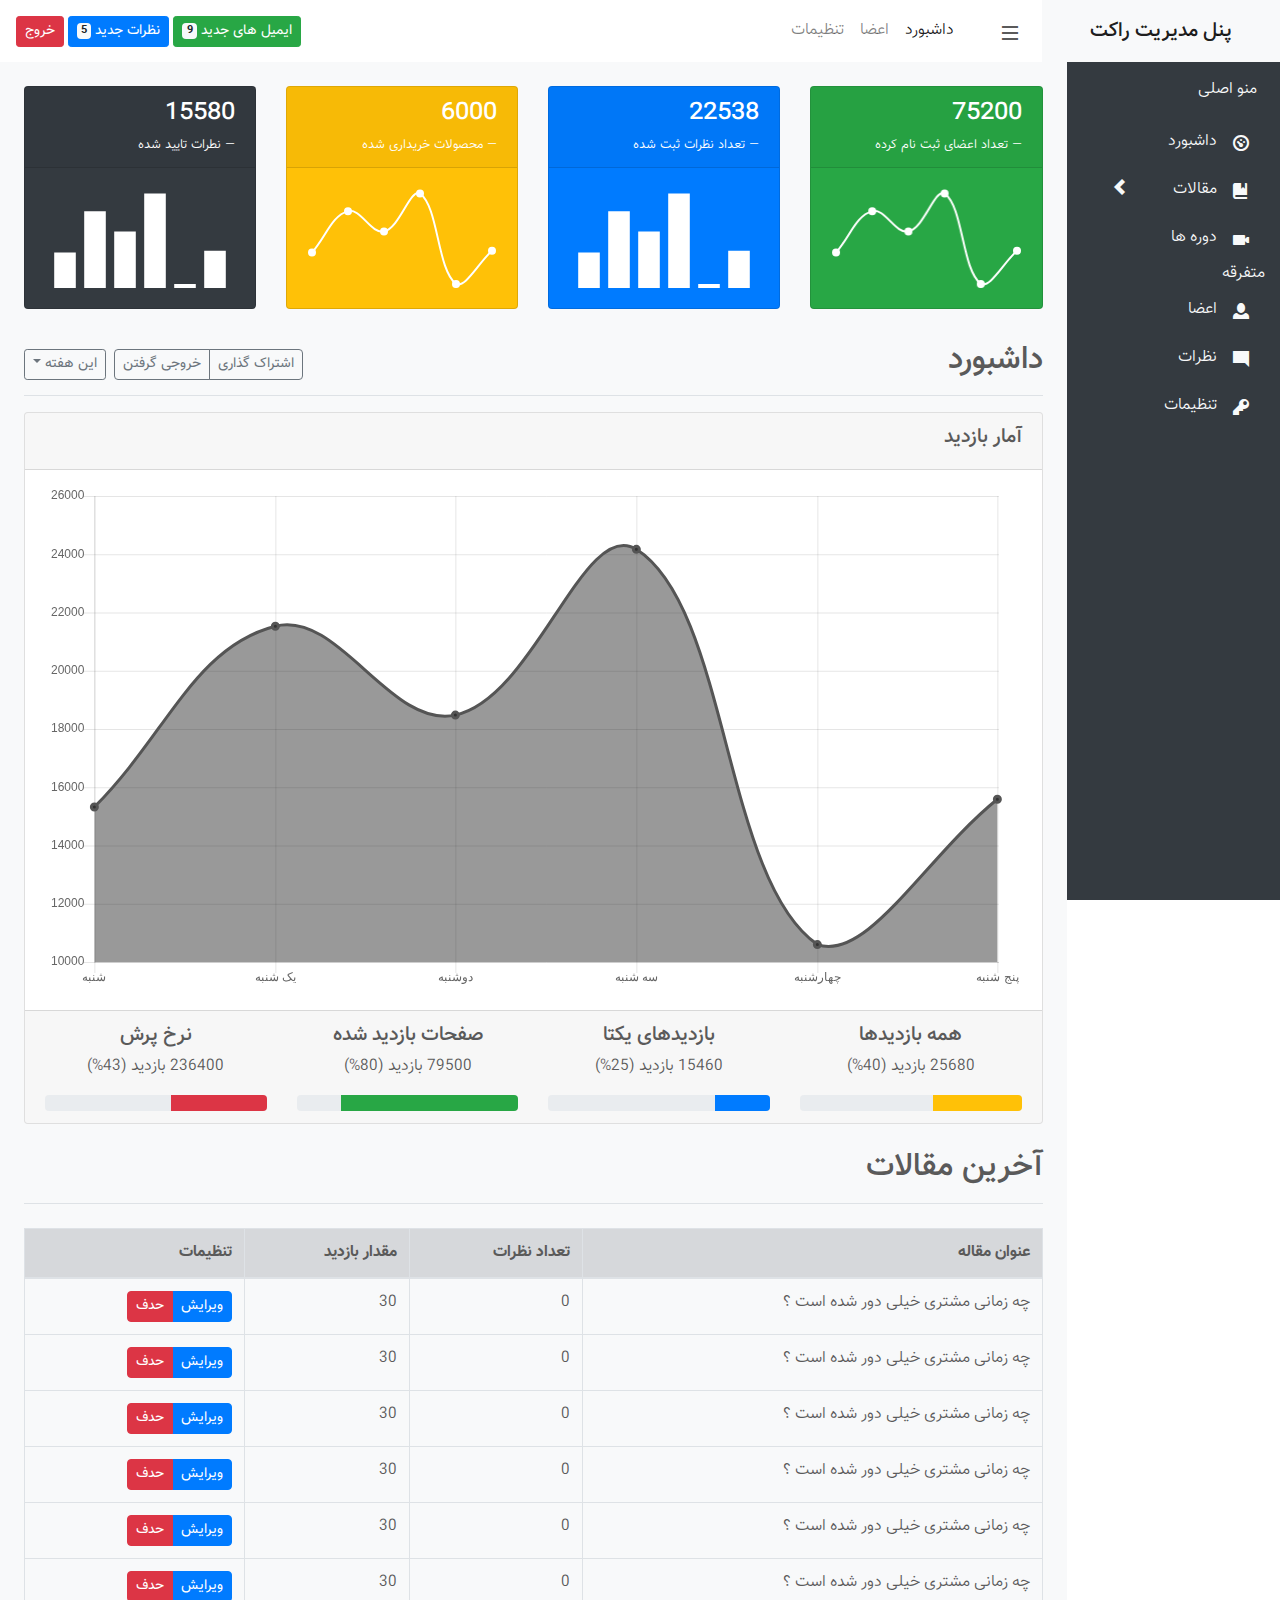
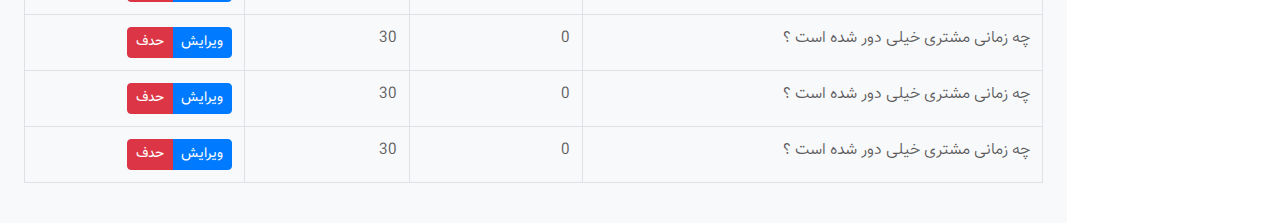
<file: project-bootstrap-1(big)/index.html>
<!DOCTYPE html>
<html lang="en">
<head>
    <meta charset="UTF-8">
    <meta name="viewport"
          content="width=device-width, user-scalable=no, initial-scale=1.0, maximum-scale=1.0, minimum-scale=1.0">
    <meta http-equiv="X-UA-Compatible" content="ie=edge">
    <title>Title</title>
    <script src="js/slim.min.js"></script>
    <script src="js/popper.min.js"></script>
    <script src="js/bootstrap.min.js"></script>
    <script src="js/holder.min.js"></script>
    <script src="js/chart.js"></script>
    <script src="js/main.js"></script>
    <link rel="stylesheet" href="css/bootstrap.min.css">
    <link rel="stylesheet" href="css/open-iconic-bootstrap.min.css">
    <link rel="stylesheet" href="css/bootstrap-rtl.css">
    <link rel="stylesheet" href="css/vazir.css">
    <link rel="stylesheet" href="css/style.css">
</head>
<body>
<nav class="navbar sticky-top bg-white navbar-expand-md navbar-light p-0">
    <div class="d-flex align-items-center">
        <a href="#" class="navbar-brand m-0 bg-light px-5 py-3 h3">پنل مدیریت راکت</a>
        <span class="oi oi-menu mr-4" data-toggle="collapse" data-target="#sidebar"></span>
    </div>
    <div class="collapse navbar-collapse">
        <ul class="navbar-nav">
            <li class="nav-item">
                <a href="#" class="nav-link active">داشبورد</a>
            </li>
            <li class="nav-item">
                <a href="#" class="nav-link">اعضا</a>
            </li>
            <li class="nav-item">
                <a href="#" class="nav-link">تنظیمات</a>
            </li>
        </ul>
        <div class="mr-auto ml-3">
            <button type="button" class="btn btn-sm btn-success">
                ایمیل های جدید <span class="badge badge-light">9</span>
            </button>
            <button type="button" class="btn btn-sm btn-primary">
                نظرات جدید <span class="badge badge-light">5</span>
            </button>
            <button class="btn btn-sm btn-danger">خروج</button>
        </div>
    </div>
</nav>
<div class="container-fluid">
    <div class="row">
        <div class="col-12 col-md-2 bg-dark text-light collapse show" id="sidebar">
            <div class="py-3 mr-2">منو اصلی</div>
            <ul class="nav flex-column px-3">
                <li class="nav-item d-flex align-items-center">
                    <span class="oi oi-dashboard"></span>
                    <a href="#" class="nav-link my-1">داشبورد</a>
                </li>
                <li class="nav-item">
                    <div class="d-flex align-items-center">
                        <span class="oi oi-book"></span>
                        <a href="#" class="nav-link my-1 w-100 collapsed" data-toggle="collapse"
                           data-target="#submenu1">
                            مقالات
                            <span class="oi oi-chevron-left float-left"></span>
                        </a>
                    </div>
                    <div class="collapse" id="submenu1">
                        <ul class="nav px-3">
                            <li class="nav-item">
                                <a href="#" class="nav-link my-1">مشاهده همه</a>
                            </li>
                            <li class="nav-item w-100">
                                <a href="#" class="nav-link my-1 w-100 collapsed" data-toggle="collapse"
                                   data-target="#submenu1sub1">
                                    ارسال مقاله
                                    <span class="oi oi-chevron-left float-left"></span>
                                </a>
                                <div class="collapse" id="submenu1sub1">
                                    <ul class="nav px-3">
                                        <li class="nav-item">
                                            <a href="#" class="nav-link my-1">مقاله کوتاه</a>
                                        </li>
                                        <li class="nav-item">
                                            <a href="#" class="nav-link my-1">مقاله بلند</a>
                                        </li>
                                    </ul>
                                </div>
                            </li>
                        </ul>
                    </div>
                </li>
                <li class="nav-item d-flex align-items-center">
                    <span class="oi oi-video"></span>
                    <a href="#" class="nav-link my-1">دوره ها</a>
                </li>
            </ul>
            <div>متفرقه</div>
            <ul class="nav flex-column px-3">
                <li class="nav-item d-flex align-items-center">
                    <span class="oi oi-person"></span>
                    <a href="#" class="nav-link my-1">اعضا</a>
                </li>
                <li class="nav-item d-flex align-items-center">
                    <span class="oi oi-comment-square"></span>
                    <a href="#" class="nav-link my-1">نظرات</a>
                </li>
                <li class="nav-item d-flex align-items-center">
                    <span class="oi oi-key"></span>
                    <a href="#" class="nav-link my-1">تنظیمات</a>
                </li>
            </ul>
        </div>
        <div class="col-12 col-md-10 bg-light mr-md-auto p-4" id="main">
            <div class="card-deck">
                <div class="card text-white bg-success mb-3">
                    <div class="card-header">
                        <h4>75200</h4>
                        <p class="card-text text-white blockquote-footer">تعداد اعضای ثبت نام کرده</p>
                    </div>
                    <div class="card-body">
                        <canvas id="register-user" class="w-100" height="100%"></canvas>
                    </div>
                </div>
                <div class="card text-white bg-primary mb-3">
                    <div class="card-header">
                        <h4>22538</h4>
                        <p class="card-text text-white blockquote-footer">تعداد نظرات ثبت شده</p>
                    </div>
                    <div class="card-body">
                        <canvas id="comment" class="w-100" height="100%"></canvas>
                    </div>
                </div>
                <div class="card text-white bg-warning mb-3">
                    <div class="card-header">
                        <h4>6000</h4>
                        <p class="card-text text-white blockquote-footer">محصولات خریداری شده</p>
                    </div>
                    <div class="card-body">
                        <canvas id="shop-user" class="w-100" height="100%"></canvas>
                    </div>
                </div>
                <div class="card text-white bg-dark mb-3">
                    <div class="card-header">
                        <h4>15580</h4>
                        <p class="card-text text-white blockquote-footer">نطرات تایید شده</p>
                    </div>
                    <div class="card-body">
                        <canvas id="opprove-comment" class="w-100" height="100%"></canvas>
                    </div>
                </div>
            </div>
            <div class="d-flex justify-content-between align-items-center flex-wrap flex-md-nowrap border-bottom pb-2 my-3 ">
                <h1 class="h2">داشبورد</h1>
                <div class="btn-toolbar">
                    <div class="btn-group ml-2">
                        <button class="btn btn-sm btn-outline-secondary">اشتراک گذاری</button>
                        <button class="btn btn-sm btn-outline-secondary">خروجی گرفتن</button>
                    </div>
                    <button class="btn btn-sm btn-outline-secondary dropdown-toggle">این هفته</button>
                </div>
            </div>
            <div class="card">
                <div class="card-header">
                    <h5>آمار بازدید</h5>
                </div>
                <div class="card-body">
                    <canvas id="online" class="w-100" height="500px"></canvas>
                </div>
                <div class="card-footer">
                    <div class="row">
                        <div class="text-center col-md-3">
                            <h5>همه بازدید‌ها</h5>
                            <p>25680 بازدید (40%)</p>
                            <div class="progress">
                                <div class="progress-bar bg-warning" style="width: 40%"></div>
                            </div>
                        </div>
                        <div class="text-center col-md-3">
                            <h5>بازدید‌های یکتا</h5>
                            <p>15460 بازدید (25%)</p>
                            <div class="progress">
                                <div class="progress-bar bg-primary" style="width: 25%"></div>
                            </div>
                        </div>
                        <div class="text-center col-md-3">
                            <h5>صفحات بازدید شده</h5>
                            <p>79500 بازدید (80%)</p>
                            <div class="progress">
                                <div class="progress-bar bg-success" style="width: 80%"></div>
                            </div>
                        </div>
                        <div class="text-center col-md-3">
                            <h5>نرخ پرش</h5>
                            <p>236400 بازدید (43%)</p>
                            <div class="progress">
                                <div class="progress-bar bg-danger" style="width: 43%"></div>
                            </div>
                        </div>
                    </div>
                </div>
            </div>
            <div class="border-bottom pb-2 my-4">
                <h1 class="h2">آخرین مقالات</h1>
            </div>
            <div class="table-responsive">
                <table class="table table-bordered">
                    <thead>
                        <tr class="table-secondary">
                            <th>عنوان مقاله</th>
                            <th>تعداد نظرات</th>
                            <th>مقدار بازدید</th>
                            <th>تنظیمات</th>
                        </tr>
                    </thead>
                    <tbody>
                        <tr>
                            <td>چه زمانی مشتری خیلی دور شده است ؟</td>
                            <td>0</td>
                            <td>30</td>
                            <td>
                                <div class="btn-group">
                                    <button class="btn btn-primary btn-sm">ویرایش</button>
                                    <button class="btn btn-danger btn-sm">حدف</button>
                                </div>
                            </td>
                        </tr>
                        <tr>
                            <td>چه زمانی مشتری خیلی دور شده است ؟</td>
                            <td>0</td>
                            <td>30</td>
                            <td>
                                <div class="btn-group">
                                    <button class="btn btn-primary btn-sm">ویرایش</button>
                                    <button class="btn btn-danger btn-sm">حدف</button>
                                </div>
                            </td>
                        </tr>
                        <tr>
                            <td>چه زمانی مشتری خیلی دور شده است ؟</td>
                            <td>0</td>
                            <td>30</td>
                            <td>
                                <div class="btn-group">
                                    <button class="btn btn-primary btn-sm">ویرایش</button>
                                    <button class="btn btn-danger btn-sm">حدف</button>
                                </div>
                            </td>
                        </tr>
                        <tr>
                            <td>چه زمانی مشتری خیلی دور شده است ؟</td>
                            <td>0</td>
                            <td>30</td>
                            <td>
                                <div class="btn-group">
                                    <button class="btn btn-primary btn-sm">ویرایش</button>
                                    <button class="btn btn-danger btn-sm">حدف</button>
                                </div>
                            </td>
                        </tr>
                        <tr>
                            <td>چه زمانی مشتری خیلی دور شده است ؟</td>
                            <td>0</td>
                            <td>30</td>
                            <td>
                                <div class="btn-group">
                                    <button class="btn btn-primary btn-sm">ویرایش</button>
                                    <button class="btn btn-danger btn-sm">حدف</button>
                                </div>
                            </td>
                        </tr>
                        <tr>
                            <td>چه زمانی مشتری خیلی دور شده است ؟</td>
                            <td>0</td>
                            <td>30</td>
                            <td>
                                <div class="btn-group">
                                    <button class="btn btn-primary btn-sm">ویرایش</button>
                                    <button class="btn btn-danger btn-sm">حدف</button>
                                </div>
                            </td>
                        </tr>
                        <tr>
                            <td>چه زمانی مشتری خیلی دور شده است ؟</td>
                            <td>0</td>
                            <td>30</td>
                            <td>
                                <div class="btn-group">
                                    <button class="btn btn-primary btn-sm">ویرایش</button>
                                    <button class="btn btn-danger btn-sm">حدف</button>
                                </div>
                            </td>
                        </tr>
                        <tr>
                            <td>چه زمانی مشتری خیلی دور شده است ؟</td>
                            <td>0</td>
                            <td>30</td>
                            <td>
                                <div class="btn-group">
                                    <button class="btn btn-primary btn-sm">ویرایش</button>
                                    <button class="btn btn-danger btn-sm">حدف</button>
                                </div>
                            </td>
                        </tr>
                        <tr>
                            <td>چه زمانی مشتری خیلی دور شده است ؟</td>
                            <td>0</td>
                            <td>30</td>
                            <td>
                                <div class="btn-group">
                                    <button class="btn btn-primary btn-sm">ویرایش</button>
                                    <button class="btn btn-danger btn-sm">حدف</button>
                                </div>
                            </td>
                        </tr>
                    </tbody>
                </table>
            </div>
        </div>
    </div>
</div>
</body>
</html>
</file>
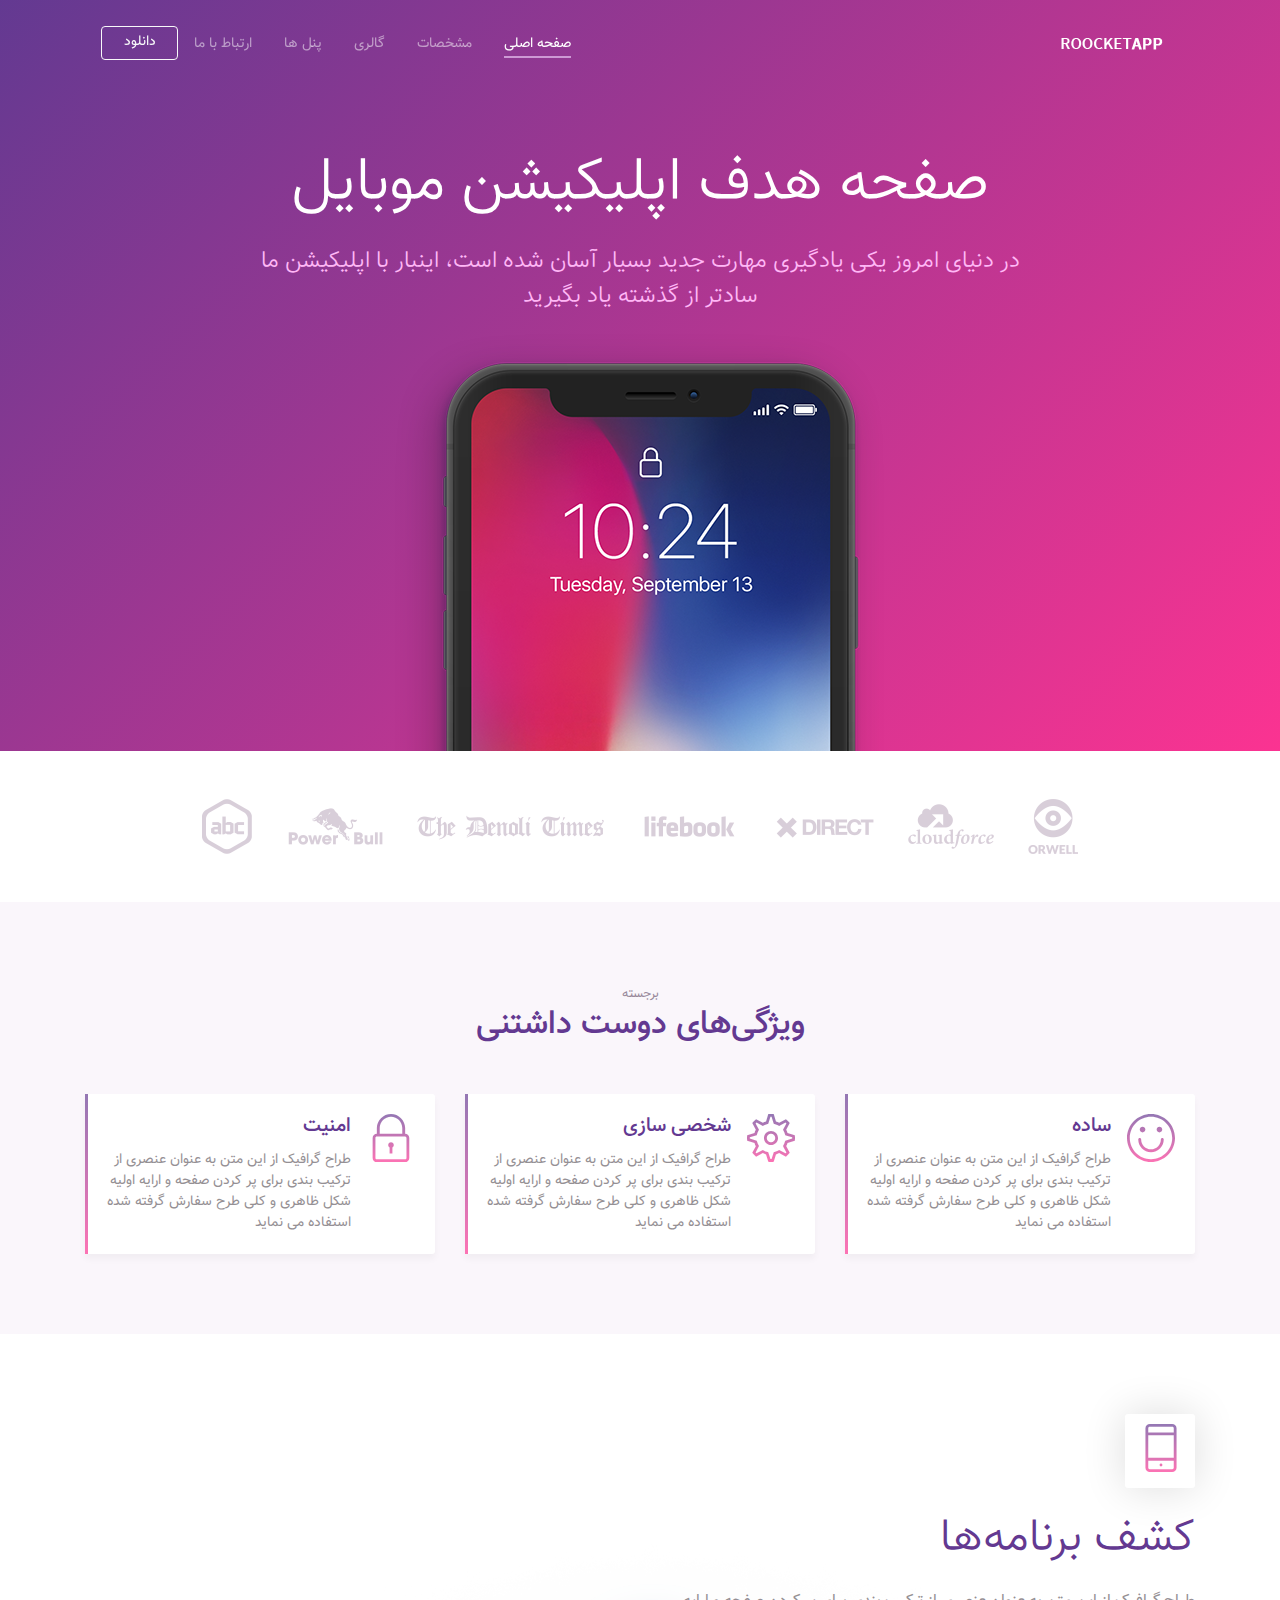
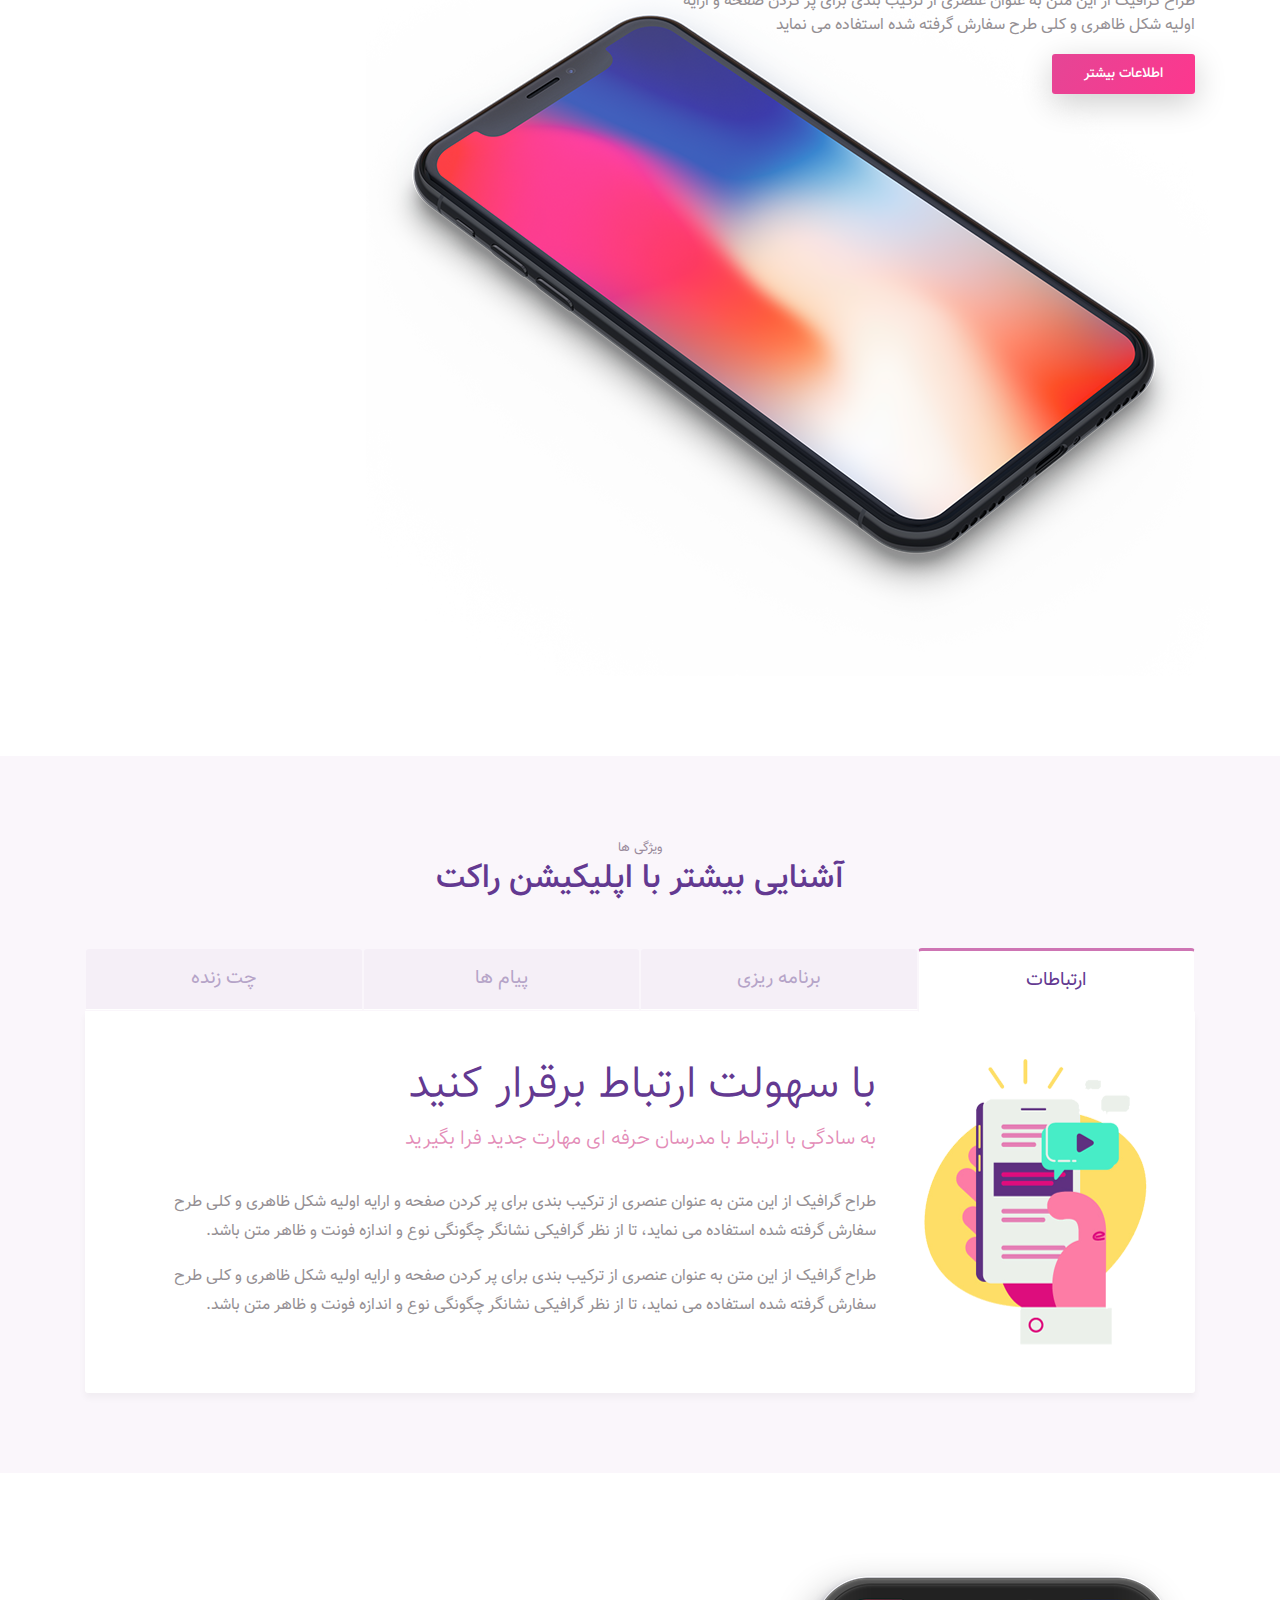
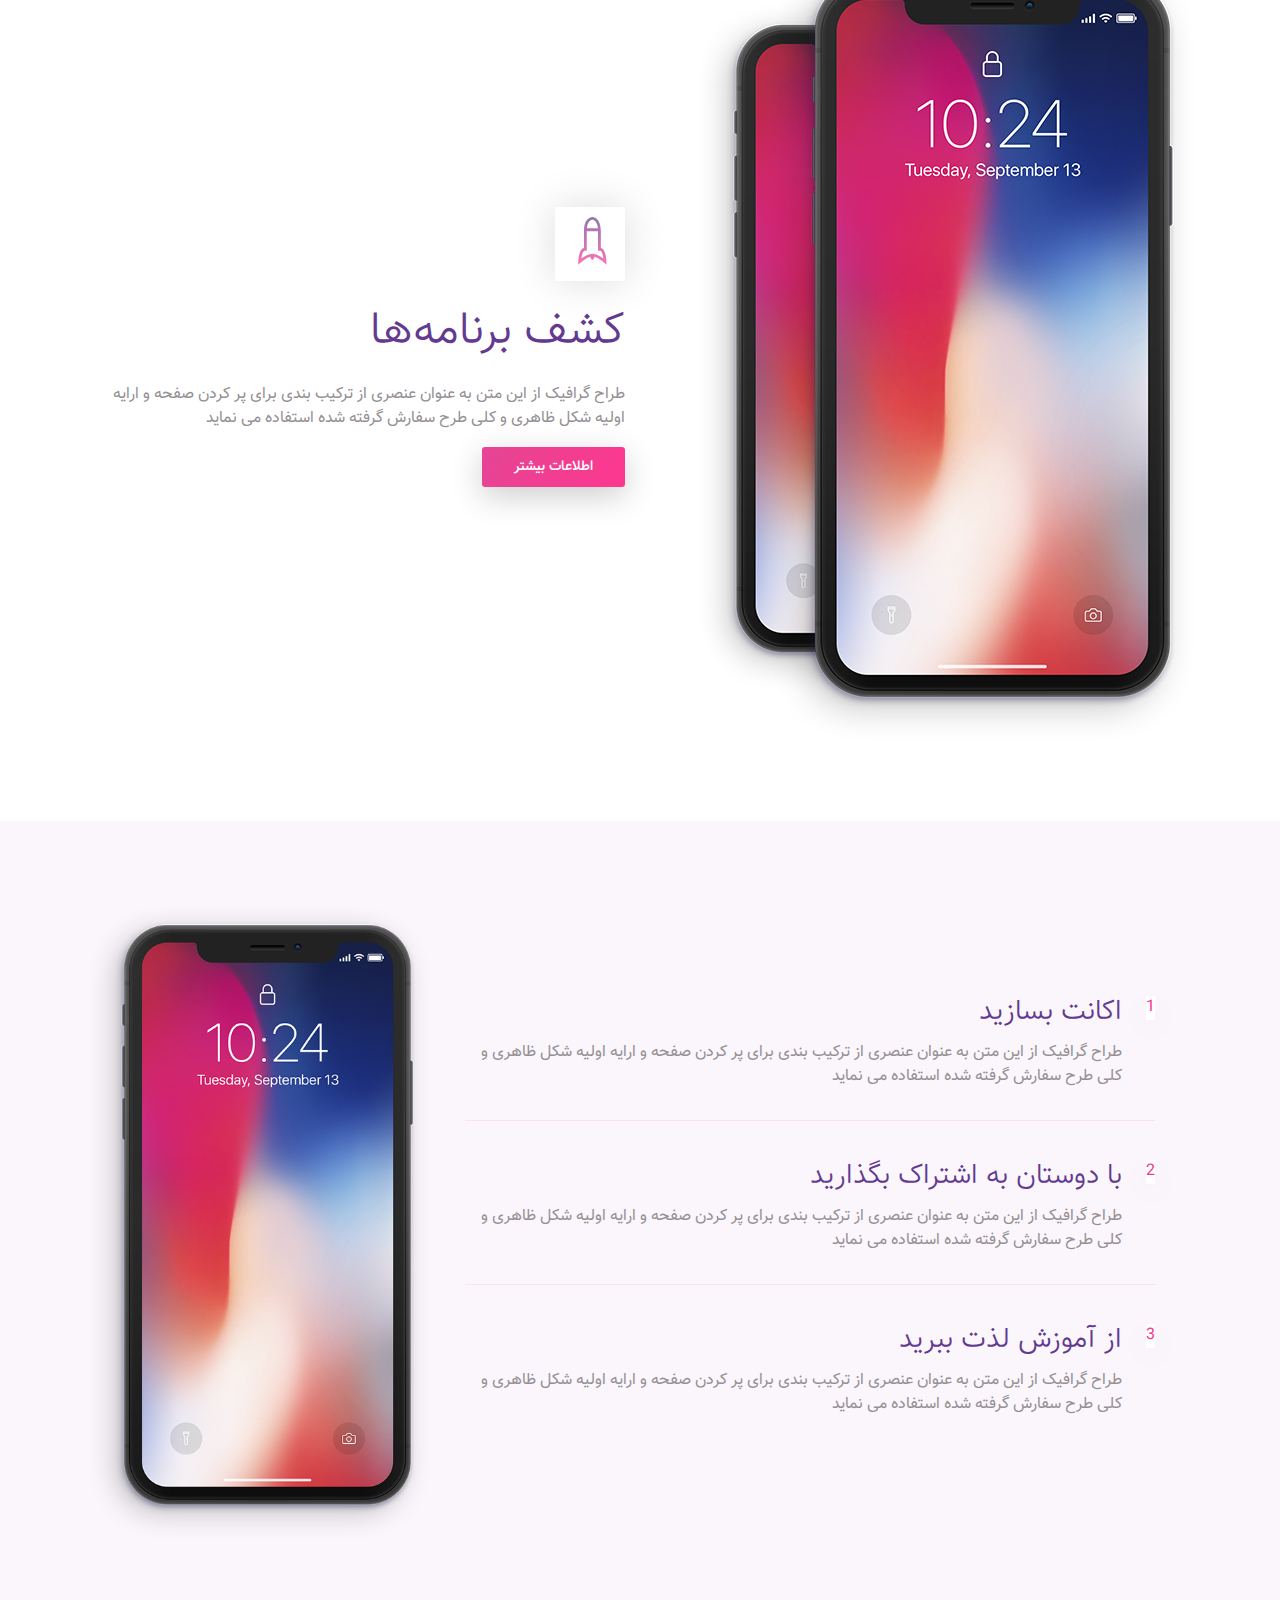
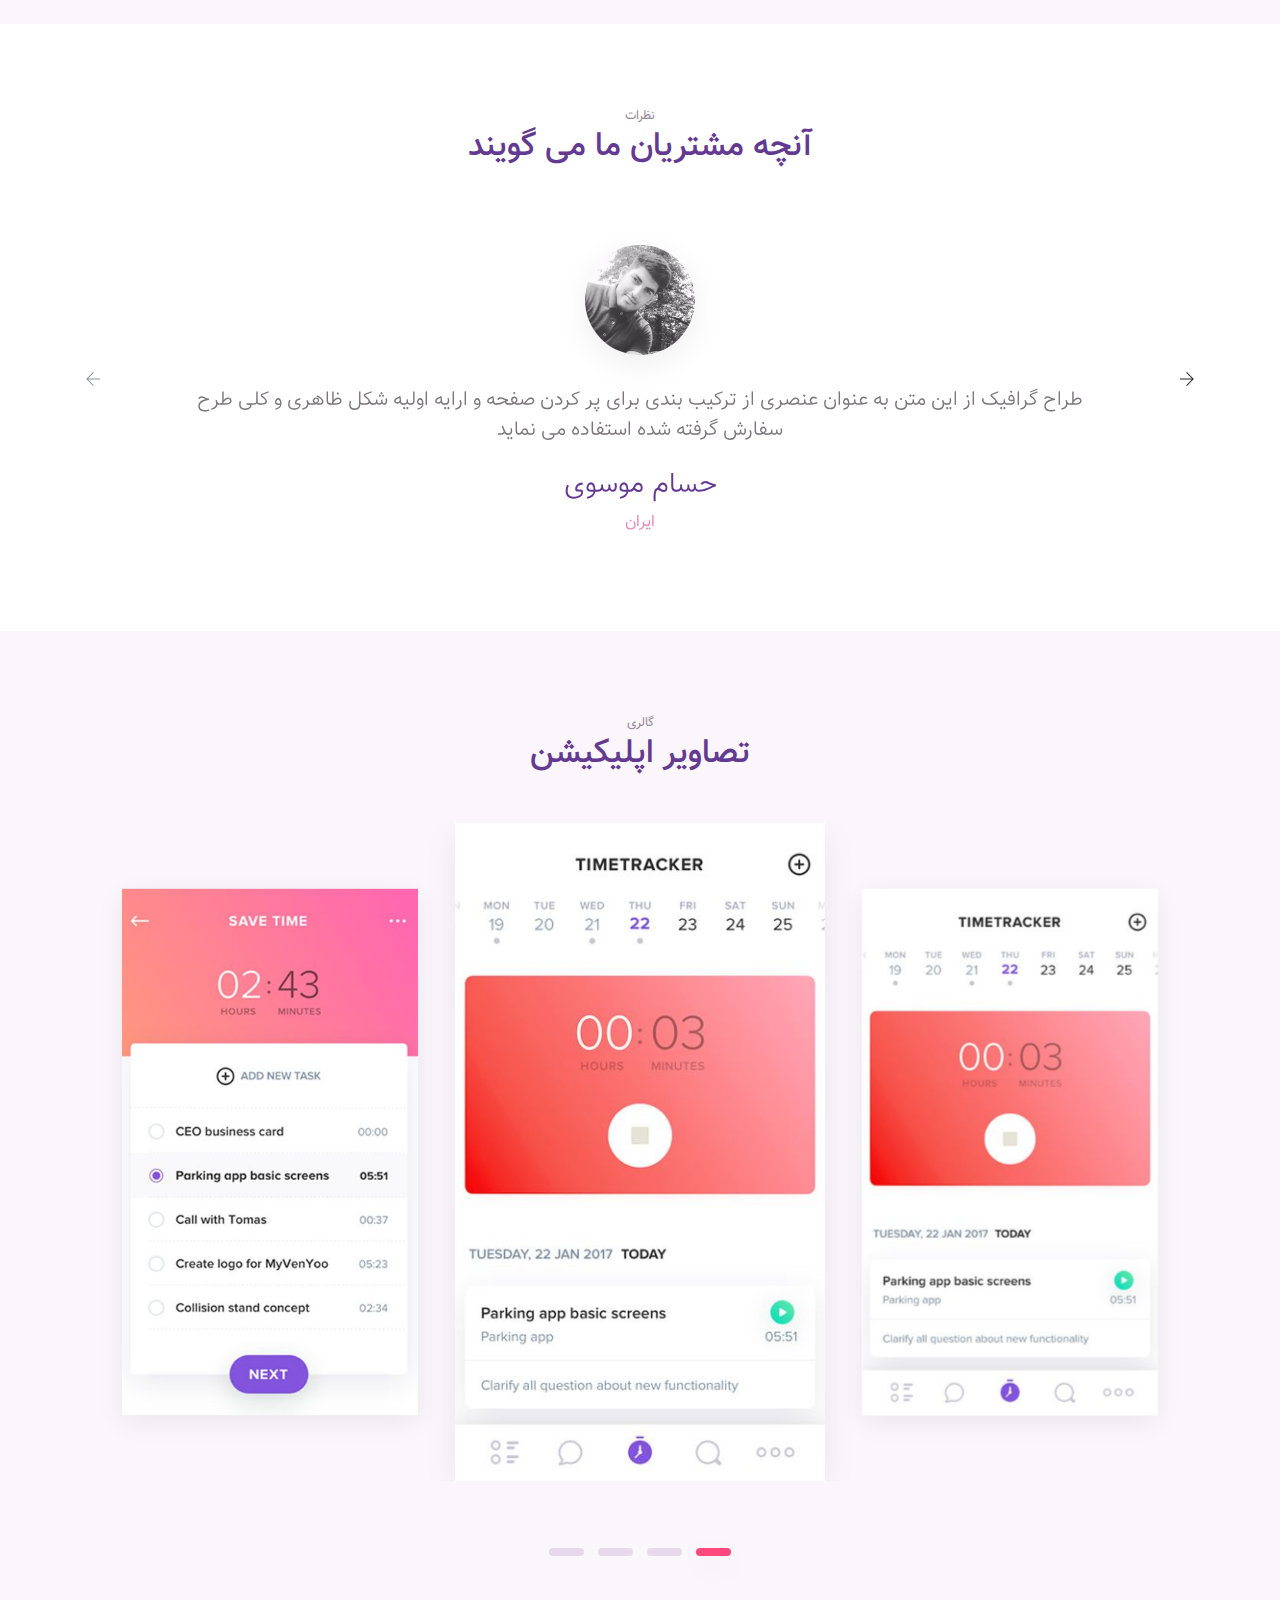
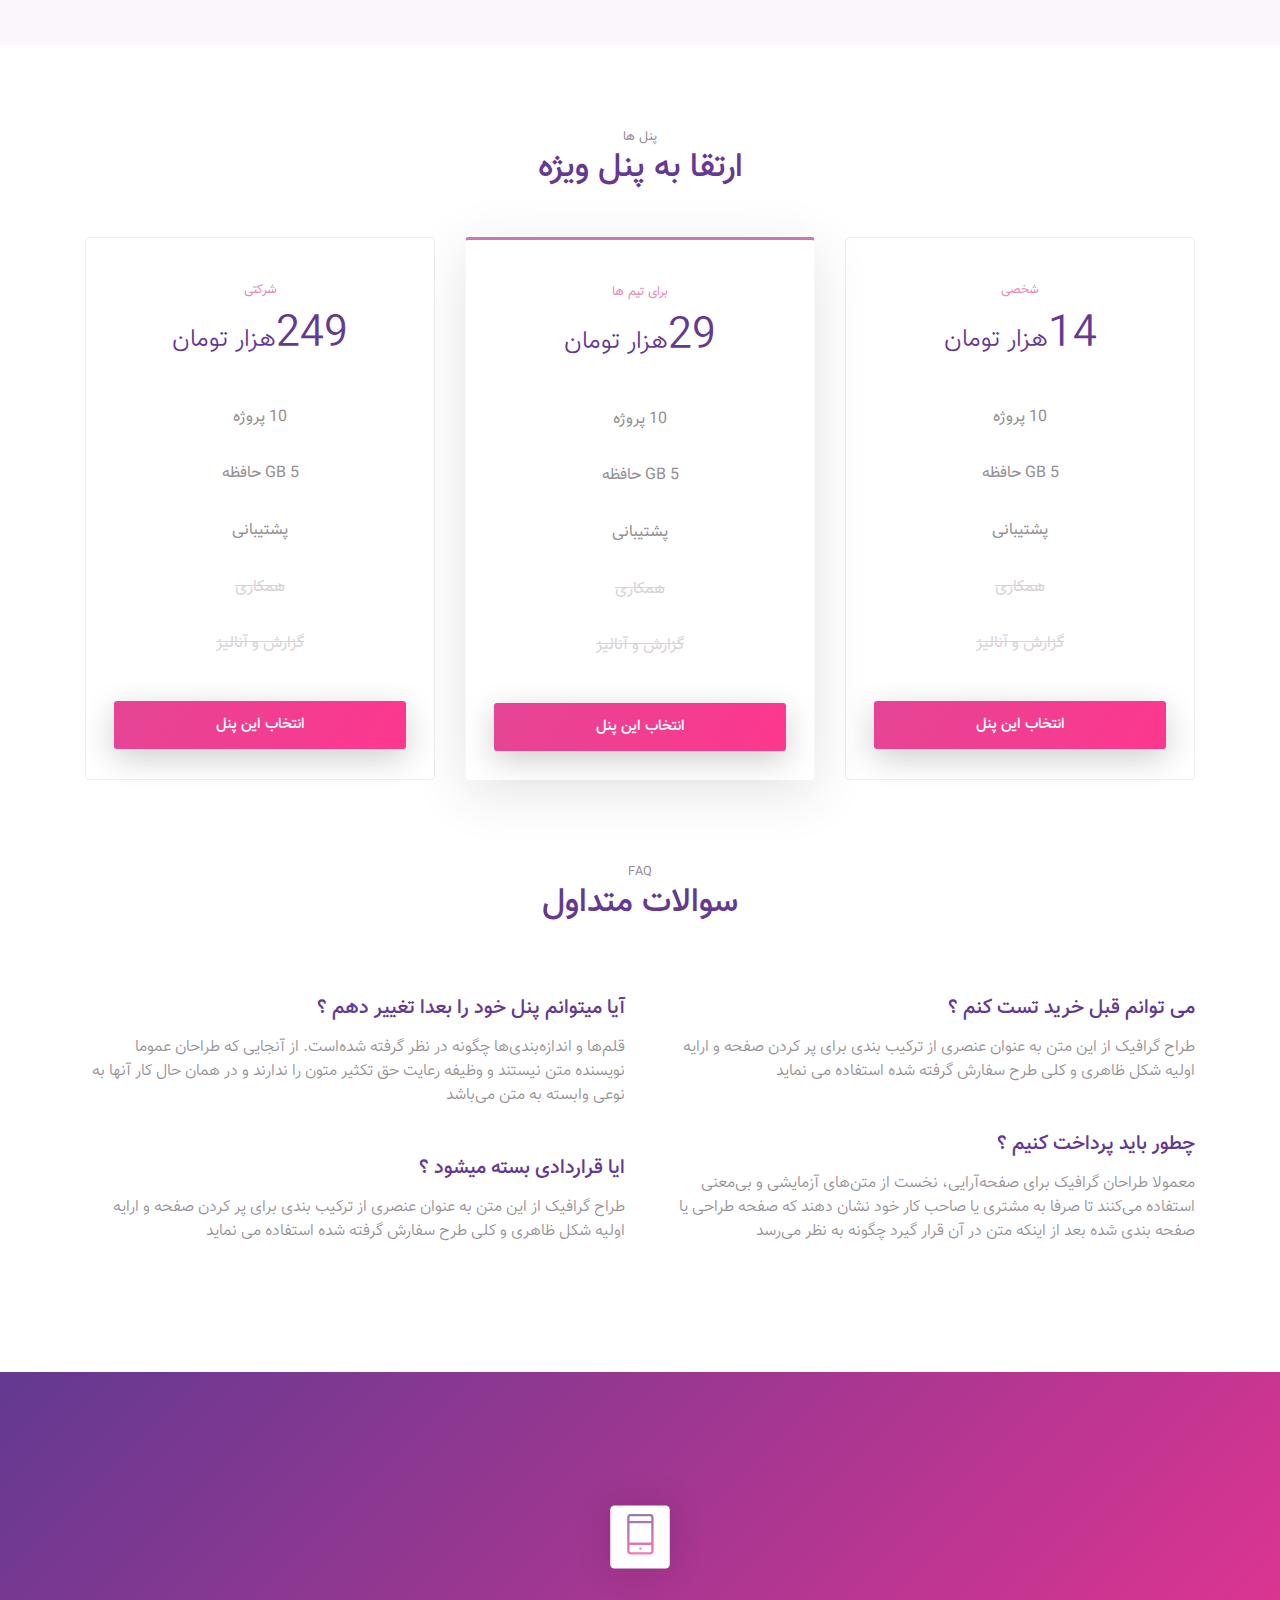
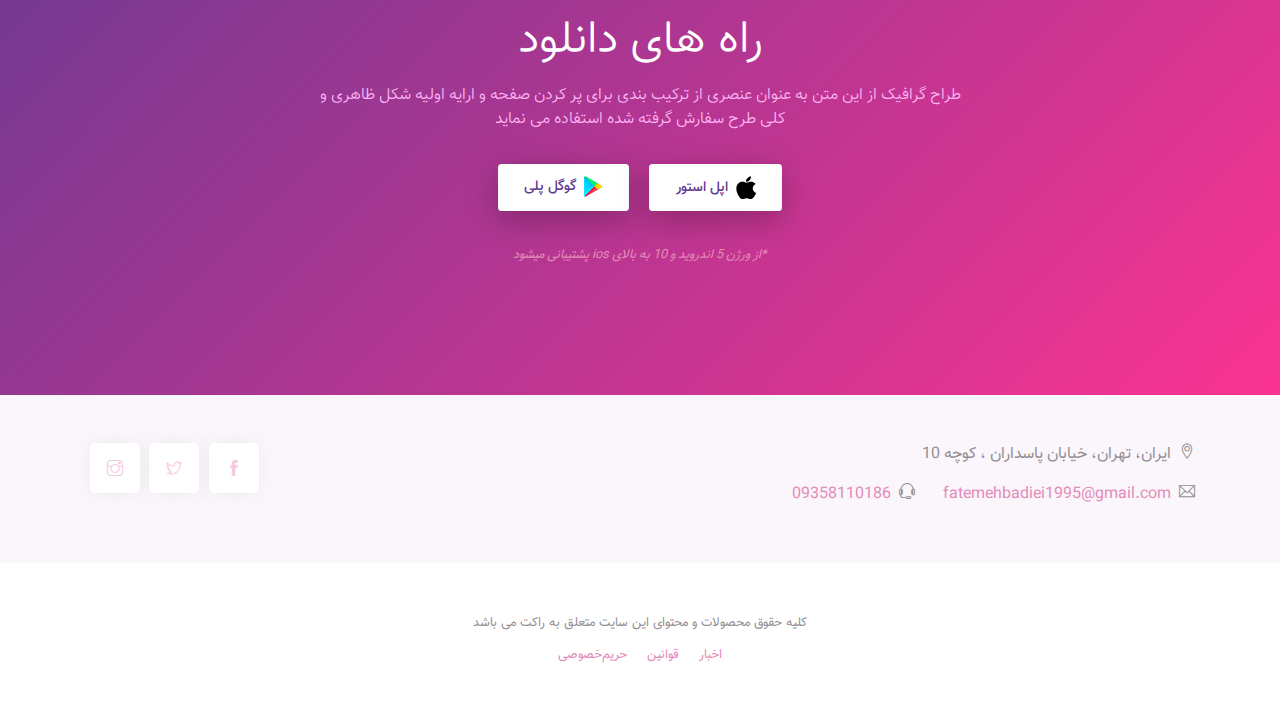
<file: project-bootstrap-2(big)/index.html>
<!DOCTYPE html>
<html lang="en">
<head>
    <meta charset="UTF-8">
    <meta name="viewport"
          content="width=device-width, user-scalable=no, initial-scale=1.0, maximum-scale=1.0, minimum-scale=1.0">
    <meta http-equiv="X-UA-Compatible" content="ie=edge">
    <title>Title</title>

    <!-- Bootstrap CSS -->
    <link rel="stylesheet" href="css/bootstrap.min.css">
    <link rel="stylesheet" href="css/bootstrap-rtl.css">
    <link rel="stylesheet" href="css/vazir.css">
    <link rel="stylesheet" href="css/themify-icons.css">
    <link rel="stylesheet" href="css/owl.carousel.min.css">
    <!-- Main css -->
    <link href="css/style.css" rel="stylesheet">
</head>
<body data-spy="scroll" data-target="#navbar" data-offset="30">
<div class="nav-menu fixed-top">
    <div class="container">
        <div class="row">
            <div class="col">
                <div class="navbar navbar-dark navbar-expand-lg">
                    <a href="#" class="navbar-brand"><img src="images/logo.png" alt="roocket"></a>
                    <button class="navbar-toggler" type="button" data-toggle="collapse" data-target="#navbar">
                        <span class="navbar-toggler-icon"></span>
                    </button>
                    <div class="collapse navbar-collapse" id="navbar">
                        <ul class="navbar-nav mr-auto">
                            <li class="nav-item"><a href="#home" class="nav-link active">صفحه اصلی</a></li>
                            <li class="nav-item"><a href="#features" class="nav-link">مشخصات</a></li>
                            <li class="nav-item"><a href="#gallery" class="nav-link">گالری</a></li>
                            <li class="nav-item"><a href="#pricing" class="nav-link">پنل ها</a></li>
                            <li class="nav-item"><a href="#contact" class="nav-link">ارتباط با ما</a></li>
                            <li class="nav-item"><a href="#" class="btn btn-outline-light">دانلود</a></li>
                        </ul>
                    </div>
                </div>
            </div>
        </div>
    </div>
</div>


<header class="bg-gradient text-center" id="home">
    <div class="container mt-5">
        <h1>صفحه هدف اپلیکیشن موبایل</h1>
        <p class="tagline">در دنیای امروز یکی یادگیری مهارت جدید بسیار آسان شده است، اینبار با اپلیکیشن ما سادتر از
            گذشته یاد بگیرید</p>
    </div>
    <div class="img-holder mt-3">
        <img src="images/iphonex.png" alt="phone" class="img-fluid ">
    </div>
</header>


<div class="client-logo my-5">
    <div class="container text-center">
        <img src="images/client-logos.png" alt="client-logo" class="img-fluid">
    </div>
</div>


<div class="section light-bg" id="features">
    <div class="container">
        <div class="section-title">
            <small>برجسته</small>
            <h3>ویژگی‌های دوست داشتنی</h3>
        </div>
        <div class="row">
            <div class="col-12 col-lg-4">
                <div class="card features">
                    <div class="card-body">
                        <div class="media">
                            <span class="ti-face-smile ti-3x gradient-fill ml-3"></span>
                            <div class="media-body">
                                <h4 class="card-title">ساده</h4>
                                <p class="card-text">طراح گرافیک از این متن به عنوان عنصری از ترکیب بندی برای پر کردن
                                    صفحه و ارایه اولیه شکل ظاهری و کلی طرح سفارش گرفته شده استفاده می نماید</p>
                            </div>
                        </div>
                    </div>
                </div>
            </div>
            <div class="col-12 col-lg-4">
                <div class="card features">
                    <div class="card-body">
                        <div class="media">
                            <span class="ti-settings ti-3x gradient-fill ml-3"></span>
                            <div class="media-body">
                                <h4 class="card-title">شخصی سازی</h4>
                                <p class="card-text">طراح گرافیک از این متن به عنوان عنصری از ترکیب بندی برای پر کردن
                                    صفحه و ارایه اولیه شکل ظاهری و کلی طرح سفارش گرفته شده استفاده می نماید</p>
                            </div>
                        </div>
                    </div>
                </div>
            </div>
            <div class="col-12 col-lg-4">
                <div class="card features">
                    <div class="card-body">
                        <div class="media">
                            <span class="ti-lock ti-3x gradient-fill ml-3"></span>
                            <div class="media-body">
                                <h4 class="card-title">امنیت</h4>
                                <p class="card-text">طراح گرافیک از این متن به عنوان عنصری از ترکیب بندی برای پر کردن
                                    صفحه و ارایه اولیه شکل ظاهری و کلی طرح سفارش گرفته شده استفاده می نماید</p>
                            </div>
                        </div>
                    </div>
                </div>
            </div>
        </div>
    </div>
</div>


<div class="section">
    <div class="container">
        <div class="row">
            <div class="col-lg-6">
                <div class="box-icon">
                    <span class="ti-mobile ti-3x gradient-fill"></span>
                </div>
                <h2>کشف برنامه‌ها</h2>
                <p>طراح گرافیک از این متن به عنوان عنصری از ترکیب بندی برای پر کردن صفحه و ارایه اولیه شکل ظاهری و کلی
                    طرح سفارش گرفته شده استفاده می نماید</p>
                <a href="#" class="btn btn-primary">اطلاعات بیشتر</a>
            </div>
            <div class="perspective-phone">
                <img src="images/perspective.png" alt="perspective-phone" class="img-fluid">
            </div>
        </div>
    </div>
</div>


<div class="section light-bg">
    <div class="container">
        <div class="section-title">
            <small>ویژگی ها</small>
            <h3>آشنایی بیشتر با اپلیکیشن راکت</h3>
        </div>

        <ul class="nav nav-tabs nav-justified">
            <li class="nav-item">
                <a href="#comunication" data-toggle="tab" class="nav-link active">ارتباطات</a>
            </li>
            <li class="nav-item">
                <a href="#schedule" data-toggle="tab" class="nav-link">برنامه ریزی</a>
            </li>
            <li class="nav-item">
                <a href="#messages" data-toggle="tab" class="nav-link">پیام ها</a>
            </li>
            <li class="nav-item">
                <a href="#livechat" data-toggle="tab" class="nav-link">چت زنده</a>
            </li>
        </ul>

        <div class="tab-content">
            <div class="tab-pane fade show active" id="comunication">
                <div class="d-flex flex-column flex-lg-row">
                    <img src="images/graphic.png" alt="graphic"
                         class="img-fluid align-self-center ml-lg-5 mb-5 mb-lg-0">
                    <div>
                        <h2>با سهولت ارتباط برقرار کنید</h2>
                        <p class="lead">به سادگی با ارتباط با مدرسان حرفه ای مهارت جدید فرا بگیرید</p>
                        <p>طراح گرافیک از این متن به عنوان عنصری از ترکیب بندی برای پر کردن صفحه و ارایه اولیه شکل ظاهری
                            و کلی طرح سفارش گرفته شده استفاده می نماید، تا از نظر گرافیکی نشانگر چگونگی نوع و اندازه
                            فونت و ظاهر متن باشد.</p>
                        <p>طراح گرافیک از این متن به عنوان عنصری از ترکیب بندی برای پر کردن صفحه و ارایه اولیه شکل ظاهری
                            و کلی طرح سفارش گرفته شده استفاده می نماید، تا از نظر گرافیکی نشانگر چگونگی نوع و اندازه
                            فونت و ظاهر متن باشد.</p>
                    </div>
                </div>
            </div>
            <div class="tab-pane fade" id="schedule">
                <div class="d-flex flex-column flex-lg-row">
                    <div>
                        <h2>زمانی که می خواهید برنامه ریزی کنید</h2>
                        <p class="lead">به سادگی با ارتباط با مدرسان حرفه ای مهارت جدید فرا بگیرید</p>
                        <p>طراح گرافیک از این متن به عنوان عنصری از ترکیب بندی برای پر کردن صفحه و ارایه اولیه شکل ظاهری
                            و کلی طرح سفارش گرفته شده استفاده می نماید، تا از نظر گرافیکی نشانگر چگونگی نوع و اندازه
                            فونت و ظاهر متن باشد.</p>
                        <p>طراح گرافیک از این متن به عنوان عنصری از ترکیب بندی برای پر کردن صفحه و ارایه اولیه شکل ظاهری
                            و کلی طرح سفارش گرفته شده استفاده می نماید، تا از نظر گرافیکی نشانگر چگونگی نوع و اندازه
                            فونت و ظاهر متن باشد.</p>
                    </div>
                    <img src="images/graphic.png" alt="graphic"
                         class="img-fluid align-self-center mr-lg-5 mb-5 mb-lg-0">
                </div>
            </div>
            <div class="tab-pane fade" id="messages">
                <div class="d-flex flex-column flex-lg-row">
                    <img src="images/graphic.png" alt="graphic"
                         class="img-fluid align-self-center ml-lg-5 mb-5 mb-lg-0">
                    <div>
                        <h2>سرویس پیام فوری</h2>
                        <p class="lead">به سادگی با ارتباط با مدرسان حرفه ای مهارت جدید فرا بگیرید</p>
                        <p>طراح گرافیک از این متن به عنوان عنصری از ترکیب بندی برای پر کردن صفحه و ارایه اولیه شکل ظاهری
                            و
                            کلی طرح سفارش گرفته شده استفاده می نماید، تا از نظر گرافیکی نشانگر چگونگی نوع و اندازه فونت
                            و
                            ظاهر متن باشد.</p>
                        <p>طراح گرافیک از این متن به عنوان عنصری از ترکیب بندی برای پر کردن صفحه و ارایه اولیه شکل ظاهری
                            و
                            کلی طرح سفارش گرفته شده استفاده می نماید، تا از نظر گرافیکی نشانگر چگونگی نوع و اندازه فونت
                            و
                            ظاهر متن باشد.</p>
                    </div>
                </div>
            </div>
            <div class="tab-pane fade" id="livechat">
                <div class="d-flex flex-column flex-lg-row">
                    <div>
                        <h2>چت زنده هنگامی که شما نیاز دارید</h2>
                        <p class="lead">به سادگی با ارتباط با مدرسان حرفه ای مهارت جدید فرا بگیرید</p>
                        <p>طراح گرافیک از این متن به عنوان عنصری از ترکیب بندی برای پر کردن صفحه و ارایه اولیه شکل ظاهری
                            و کلی
                            طرح سفارش گرفته شده استفاده می نماید، تا از نظر گرافیکی نشانگر چگونگی نوع و اندازه فونت و
                            ظاهر متن
                            باشد.</p>
                        <p>طراح گرافیک از این متن به عنوان عنصری از ترکیب بندی برای پر کردن صفحه و ارایه اولیه شکل ظاهری
                            و کلی
                            طرح سفارش گرفته شده استفاده می نماید، تا از نظر گرافیکی نشانگر چگونگی نوع و اندازه فونت و
                            ظاهر متن
                            باشد.</p>
                    </div>
                    <img src="images/graphic.png" alt="graphic"
                         class="img-fluid align-self-center mr-lg-5 mb-5 mb-lg-0">
                </div>
            </div>
        </div>
    </div>
</div>


<div class="section">
    <div class="container">
        <div class="row">
            <div class="col-md-6">
                <img src="images/dualphone.png" alt="dualphone" class="img-fluid">
            </div>
            <div class="col-md-6 d-flex align-items-center">
                <div>
                    <div class="box-icon">
                        <span class="ti-rocket ti-3x gradient-fill"></span>
                    </div>
                    <h2>کشف برنامه‌ها</h2>
                    <p>طراح گرافیک از این متن به عنوان عنصری از ترکیب بندی برای پر کردن صفحه و ارایه اولیه شکل ظاهری و
                        کلی
                        طرح سفارش گرفته شده استفاده می نماید</p>
                    <a href="#" class="btn btn-primary">اطلاعات بیشتر</a>
                </div>
            </div>
        </div>
    </div>
</div>


<div class="section light-bg">
    <div class="container">
        <div class="row">
            <div class="col-md-8 d-flex align-items-center">
                <ul class="list-unstyled ui-steps">
                    <li class="media">
                        <div class="circle-icon ml-4">1</div>
                        <div class="media-body">
                            <h5>اکانت بسازید</h5>
                            <p>طراح گرافیک از این متن به عنوان عنصری از ترکیب بندی برای پر کردن صفحه و ارایه اولیه شکل
                                ظاهری و کلی طرح سفارش گرفته شده استفاده می نماید</p>
                        </div>
                    </li>
                    <li class="media my-4">
                        <div class="circle-icon ml-4">2</div>
                        <div class="media-body">
                            <h5>با دوستان به اشتراک بگذارید</h5>
                            <p>طراح گرافیک از این متن به عنوان عنصری از ترکیب بندی برای پر کردن صفحه و ارایه اولیه شکل
                                ظاهری و کلی طرح سفارش گرفته شده استفاده می نماید</p>
                        </div>
                    </li>
                    <li class="media">
                        <div class="circle-icon ml-4">3</div>
                        <div class="media-body">
                            <h5>از آموزش لذت ببرید</h5>
                            <p>طراح گرافیک از این متن به عنوان عنصری از ترکیب بندی برای پر کردن صفحه و ارایه اولیه شکل
                                ظاهری و کلی طرح سفارش گرفته شده استفاده می نماید</p>
                        </div>
                    </li>
                </ul>
            </div>
            <div class="col-md-4">
                <img src="images/iphonex.png" alt="iphonex" class="img-fluid">
            </div>
        </div>
    </div>
</div>


<div class="section">
    <div class="container">
        <div class="section-title">
            <small>نظرات</small>
            <h3>آنچه مشتریان ما می گویند</h3>
        </div>

        <div class="comments owl-carousel">
            <div class="comment-single">
                <img src="images/client.png" alt="client" class="client-img">
                <blockquote class="blockquote">طراح گرافیک از این متن به عنوان عنصری از ترکیب بندی برای پر کردن صفحه و
                    ارایه اولیه شکل ظاهری و کلی طرح سفارش گرفته شده استفاده می نماید
                </blockquote>
                <h5 class="mt-4 mb-2">حسام موسوی</h5>
                <p class="text-primary">ایران</p>
            </div>
            <div class="comment-single">
                <img src="images/client.png" alt="client" class="client-img">
                <blockquote class="blockquote">طراح گرافیک از این متن به عنوان عنصری از ترکیب بندی برای پر کردن صفحه و
                    ارایه اولیه شکل ظاهری و کلی طرح سفارش گرفته شده استفاده می نماید
                </blockquote>
                <h5 class="mt-4 mb-2">حسام موسوی</h5>
                <p class="text-primary">ایران</p>
            </div>
            <div class="comment-single">
                <img src="images/client.png" alt="client" class="client-img">
                <blockquote class="blockquote">طراح گرافیک از این متن به عنوان عنصری از ترکیب بندی برای پر کردن صفحه و
                    ارایه اولیه شکل ظاهری و کلی طرح سفارش گرفته شده استفاده می نماید
                </blockquote>
                <h5 class="mt-4 mb-2">حسام موسوی</h5>
                <p class="text-primary">ایران</p>
            </div>
        </div>
    </div>
</div>


<div class="section light-bg" id="gallery">
    <div class="container">
        <div class="section-title">
            <small>گالری</small>
            <h3>تصاویر اپلیکیشن</h3>
        </div>
        <div class="img-gallery owl-carousel owl-theme">
            <img src="images/screen1.jpg" alt="screen1">
            <img src="images/screen2.jpg" alt="screen2">
            <img src="images/screen3.jpg" alt="screen3">
            <img src="images/screen1.jpg" alt="screen1">
        </div>
    </div>
</div>


<div class="section" id="pricing">
    <div class="container">
        <div class="section-title">
            <small>پنل ها</small>
            <h3>ارتقا به پنل ویژه</h3>
        </div>
        <div class="card-deck">
            <div class="card pricing">
                <div class="card-head">
                    <small class="text-primary">شخصی</small>
                    <span class="price">14<sub>هزار تومان</sub></span>
                </div>
                <ul class="list-group list-group-flush">
                    <li class="list-group-item">10 پروژه</li>
                    <li class="list-group-item">5 GB حافظه</li>
                    <li class="list-group-item">پشتیبانی</li>
                    <li class="list-group-item">
                        <del>همکاری</del>
                    </li>
                    <li class="list-group-item">
                        <del>گزارش و آنالیز</del>
                    </li>
                </ul>
                <div class="card-body">
                    <a href="#" class="btn btn-primary btn-lg btn-block">انتخاب این پنل</a>
                </div>
            </div>
            <div class="card pricing popular">
                <div class="card-head">
                    <small class="text-primary">برای تیم ها</small>
                    <span class="price">29<sub>هزار تومان</sub></span>
                </div>
                <ul class="list-group list-group-flush">
                    <li class="list-group-item">10 پروژه</li>
                    <li class="list-group-item">5 GB حافظه</li>
                    <li class="list-group-item">پشتیبانی</li>
                    <li class="list-group-item"><del>همکاری</del></li>
                    <li class="list-group-item"><del>گزارش و آنالیز</del></li>
                </ul>
                <div class="card-body">
                    <a href="#" class="btn btn-primary btn-lg btn-block">انتخاب این پنل</a>
                </div>
            </div>
            <div class="card pricing">
                <div class="card-head">
                    <small class="text-primary">شرکتی</small>
                    <span class="price">249<sub>هزار تومان</sub></span>
                </div>
                <ul class="list-group list-group-flush">
                    <li class="list-group-item">10 پروژه</li>
                    <li class="list-group-item">5 GB حافظه</li>
                    <li class="list-group-item">پشتیبانی</li>
                    <li class="list-group-item"><del>همکاری</del></li>
                    <li class="list-group-item"><del>گزارش و آنالیز</del></li>
                </ul>
                <div class="card-body">
                    <a href="#" class="btn btn-primary btn-lg btn-block">انتخاب این پنل</a>
                </div>
            </div>
        </div>
    </div>
</div>


<div class="section pt-0">
    <div class="container">
        <div class="section-title">
            <small>FAQ</small>
            <h3>سوالات متداول</h3>
        </div>
        <div class="row pt-4">
            <div class="col-md-6">
                <h4 class="mb-3">می توانم قبل خرید تست کنم ؟</h4>
                <p class="mb-5 light-font">طراح گرافیک از این متن به عنوان عنصری از ترکیب بندی برای پر کردن صفحه و ارایه اولیه شکل ظاهری و کلی طرح سفارش گرفته شده استفاده می نماید</p>
                <h4 class="mb-3">چطور باید پرداخت کنیم ؟</h4>
                <p class="mb-5 light-font">معمولا طراحان گرافیک برای صفحه‌آرایی، نخست از متن‌های آزمایشی و بی‌معنی استفاده می‌کنند تا صرفا به مشتری یا صاحب کار خود نشان دهند که صفحه طراحی یا صفحه بندی شده بعد از اینکه متن در آن قرار گیرد چگونه به نظر می‌رسد</p>
            </div>
            <div class="col-md-6">
                <h4 class="mb-3">آیا میتوانم پنل خود را بعدا تغییر دهم ؟</h4>
                <p class="mb-5 light-font">قلم‌ها و اندازه‌بندی‌ها چگونه در نظر گرفته شده‌است. از آنجایی که طراحان عموما نویسنده متن نیستند و وظیفه رعایت حق تکثیر متون را ندارند و در همان حال کار آنها به نوعی وابسته به متن می‌باشد</p>
                <h4 class="mb-3">ایا قراردادی بسته میشود ؟</h4>
                <p class="mb-5 light-font">طراح گرافیک از این متن به عنوان عنصری از ترکیب بندی برای پر کردن صفحه و ارایه اولیه شکل ظاهری و کلی طرح سفارش گرفته شده استفاده می نماید</p>
            </div>
        </div>
    </div>
</div>


<div class="section bg-gradient">
    <div class="container">
        <div class="call-to-action">
            <div class="box-icon">
                <span class="ti-mobile gradient-fill ti-3x"></span>
            </div>
            <h2>راه های دانلود</h2>
            <p class="tagline">طراح گرافیک از این متن به عنوان عنصری از ترکیب بندی برای پر کردن صفحه و ارایه اولیه شکل ظاهری و کلی طرح سفارش گرفته شده استفاده می نماید</p>
            <div class="my-4">
                <a href="#" class="btn btn-light"><img src="images/appleicon.png" alt="store" class="ml-2">اپل استور</a>
                <a href="#" class="btn btn-light"><img src="images/playicon.png" alt="google" class="ml-2">گوگل پلی</a>
            </div>
            <p class="text-primary"><small><i>*از ورژن 5 اندروید و 10 به بالای ios پشتیبانی میشود</i></small></p>
        </div>
    </div>
</div>


<div class="light-bg py-5" id="contact">
    <div class="container">
        <div class="row">
            <div class="col-lg-6">
                <p><span class="ti-location-pin ml-2"></span>ایران، تهران، خیابان پاسداران ، کوچه 10</p>
                <div class="d-block d-sm-inline-block">
                    <p class="mb-2">
                        <a href="mailto:fatemehbadiei1995@gmail.com" class="ml-4">fatemehbadiei1995@gmail.com</a><span class="ti-email ml-2"></span>
                    </p>
                </div>
                <div class="d-block d-sm-inline-block">
                    <p class="mb-2">
                        <a href="tel:09358110186">09358110186</a><span class="ti-headphone-alt ml-2"></span>
                    </p>
                </div>
            </div>
            <div class="col-lg-6">
                <div class="social-icone d-flex justify-content-center justify-content-lg-end my-4 my-lg-0">
                    <a href="#"><span class="ti-facebook"></span></a>
                    <a href="#"><span class="ti-twitter"></span></a>
                    <a href="#"><span class="ti-instagram"></span></a>
                </div>
            </div>
        </div>
    </div>
</div>


<footer class="my-5 text-center">
    <p class="mb-2"><small>کليه حقوق محصولات و محتوای اين سایت متعلق به راکت می باشد</small></p>
    <small>
        <a href="#" class="m-2">اخبار</a>
        <a href="#" class="m-2">قوانین</a>
        <a href="#" class="m-2">حریم‌خصوصی</a>
    </small>
</footer>


<!-- jQuery and Bootstrap -->
<script src="js/jquery.min.js"></script>
<script src="js/popper.min.js"></script>
<script src="js/holder.min.js"></script>
<script src="js/bootstrap.min.js"></script>
<script src="js/owl.carousel.min.js"></script>
<!-- Custom JS -->
<script src="js/script.js"></script>
</body>
</html>
</file>
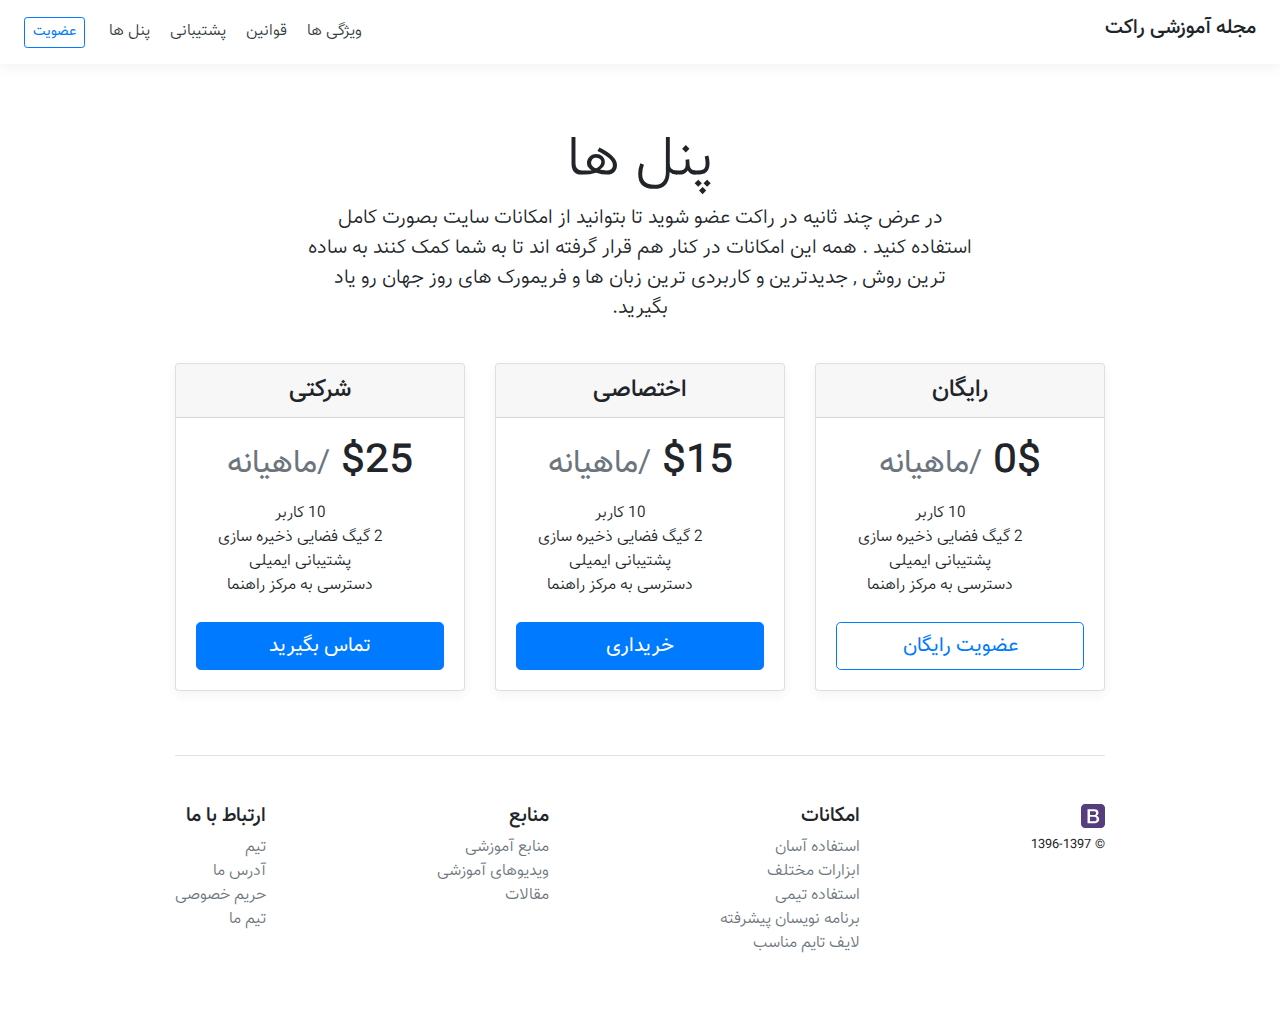
<file: project-bootstrap-2/index.html>
<!DOCTYPE html>
<html lang="en">
<head>
    <meta charset="UTF-8">
    <meta name="viewport"
          content="width=device-width, user-scalable=no, initial-scale=1.0, maximum-scale=1.0, minimum-scale=1.0">
    <meta http-equiv="X-UA-Compatible" content="ie=edge">
    <title>Title</title>
    <script src="js/slim.min.js"></script>
    <script src="js/popper.min.js"></script>
    <script src="js/bootstrap.min.js"></script>
    <link rel="stylesheet" href="css/bootstrap.min.css">
    <link rel="stylesheet" href="css/bootstrap-rtl.css">
    <link rel="stylesheet" href="css/vazir.css">
    <link rel="stylesheet" href="css/style.css">
</head>
<body>
<div class="d-flex flex-column flex-md-row justify-content-between align-items-center p-3 px-4 box-shadow mb-3">
    <h5>مجله آموزشی راکت</h5>
    <div class="d-flex flex-column flex-md-row align-items-center">
        <nav class="ml-3 my-2 my-md-0">
            <a href="#" class="text-dark p-2">ویژگی ها</a>
            <a href="#" class="text-dark p-2">قوانین</a>
            <a href="#" class="text-dark p-2">پشتیبانی</a>
            <a href="#" class="text-dark p-2">پنل ها</a>
        </nav>
        <a href="#" class="btn btn-outline-primary btn-sm">عضویت</a>
    </div>
</div>
<div class="px-3 pt-5 pb-4 text-center mx-auto pricing-header">
    <h1 class="display-4">پنل ها</h1>
    <p class="lead">در عرض چند ثانیه در راکت عضو شوید تا بتوانید از امکانات سایت بصورت کامل استفاده کنید . همه این امکانات در کنار هم قرار گرفته اند تا به شما کمک کنند به ساده ترین روش , جدیدترین و کاربردی ترین زبان ها و فریمورک های روز جهان رو یاد بگیرید.</p>
</div>
<div class="container">
    <div class="card-deck text-center">
        <div class="card box-shadow mb-3">
            <div class="card-header">
                <h4 class="my-0">رایگان</h4>
            </div>
            <div class="card-body">
                <h2 class="card-title h1">0$ <small class="text-muted">/ماهیانه</small></h2>
                <ul class="list-unstyled mt-3 mb-4">
                    <li>10 کاربر</li>
                    <li>2 گیگ فضایی ذخیره سازی</li>
                    <li>پشتیبانی ایمیلی</li>
                    <li>دسترسی به مرکز راهنما</li>
                </ul>
                <button class="btn btn-outline-primary btn-lg btn-block">عضویت رایگان</button>
            </div>
        </div>
        <div class="card box-shadow mb-3">
            <div class="card-header">
                <h4 class="my-0">اختصاصی</h4>
            </div>
            <div class="card-body">
                <h2 class="card-title h1">$15 <small class="text-muted">/ماهیانه</small></h2>
                <ul class="list-unstyled mt-3 mb-4">
                    <li>10 کاربر</li>
                    <li>2 گیگ فضایی ذخیره سازی</li>
                    <li>پشتیبانی ایمیلی</li>
                    <li>دسترسی به مرکز راهنما</li>
                </ul>
                <button class="btn btn-primary btn-lg btn-block">خریداری</button>
            </div>
        </div>
        <div class="card box-shadow mb-3">
            <div class="card-header">
                <h4 class="my-0">شرکتی</h4>
            </div>
            <div class="card-body">
                <h2 class="card-title h1">$25 <small class="text-muted">/ماهیانه</small></h2>
                <ul class="list-unstyled mt-3 mb-4">
                    <li>10 کاربر</li>
                    <li>2 گیگ فضایی ذخیره سازی</li>
                    <li>پشتیبانی ایمیلی</li>
                    <li>دسترسی به مرکز راهنما</li>
                </ul>
                <button class="btn btn-primary btn-lg btn-block">تماس بگیرید</button>
            </div>
        </div>
    </div>

    <footer class="d-flex justify-content-between border-top pt-5 my-5 flex-wrap">
        <div class="mb-3 mb-md-0 d-flex flex-column">
            <img class="mb-2" src="images/bootstrap-solid.svg" alt="bootstrap" width="24" height="24">
            <small>&copy; 1396-1397</small>
        </div>
        <div class="mb-3 mb-md-0">
            <ul class="list-unstyled text-small">
                <h5>امکانات</h5>
                <li><a href="#" class="text-muted">استفاده آسان</a></li>
                <li><a href="#" class="text-muted">ابزارات مختلف</a></li>
                <li><a href="#" class="text-muted">استفاده تیمی</a></li>
                <li><a href="#" class="text-muted">برنامه نویسان پیشرفته</a></li>
                <li><a href="#" class="text-muted">لایف تایم مناسب</a></li>
            </ul>
        </div>
        <div class="mb-3 mb-md-0">
            <ul class="list-unstyled text-small">
                <h5>منابع</h5>
                <li><a href="#" class="text-muted">منابع آموزشی</a></li>
                <li><a href="#" class="text-muted">ویدیوهای آموزشی</a></li>
                <li><a href="#" class="text-muted">مقالات</a></li>
            </ul>
        </div>
        <div class="mb-3 mb-md-0">
            <ul class="list-unstyled text-small">
                <h5>ارتباط با ما</h5>
                <li><a href="#" class="text-muted">تیم</a></li>
                <li><a href="#" class="text-muted">آدرس ما</a></li>
                <li><a href="#" class="text-muted">حریم خصوصی</a></li>
                <li><a href="#" class="text-muted">تیم ما</a></li>
            </ul>
        </div>
    </footer>
</div>
</body>
</html>
</file>
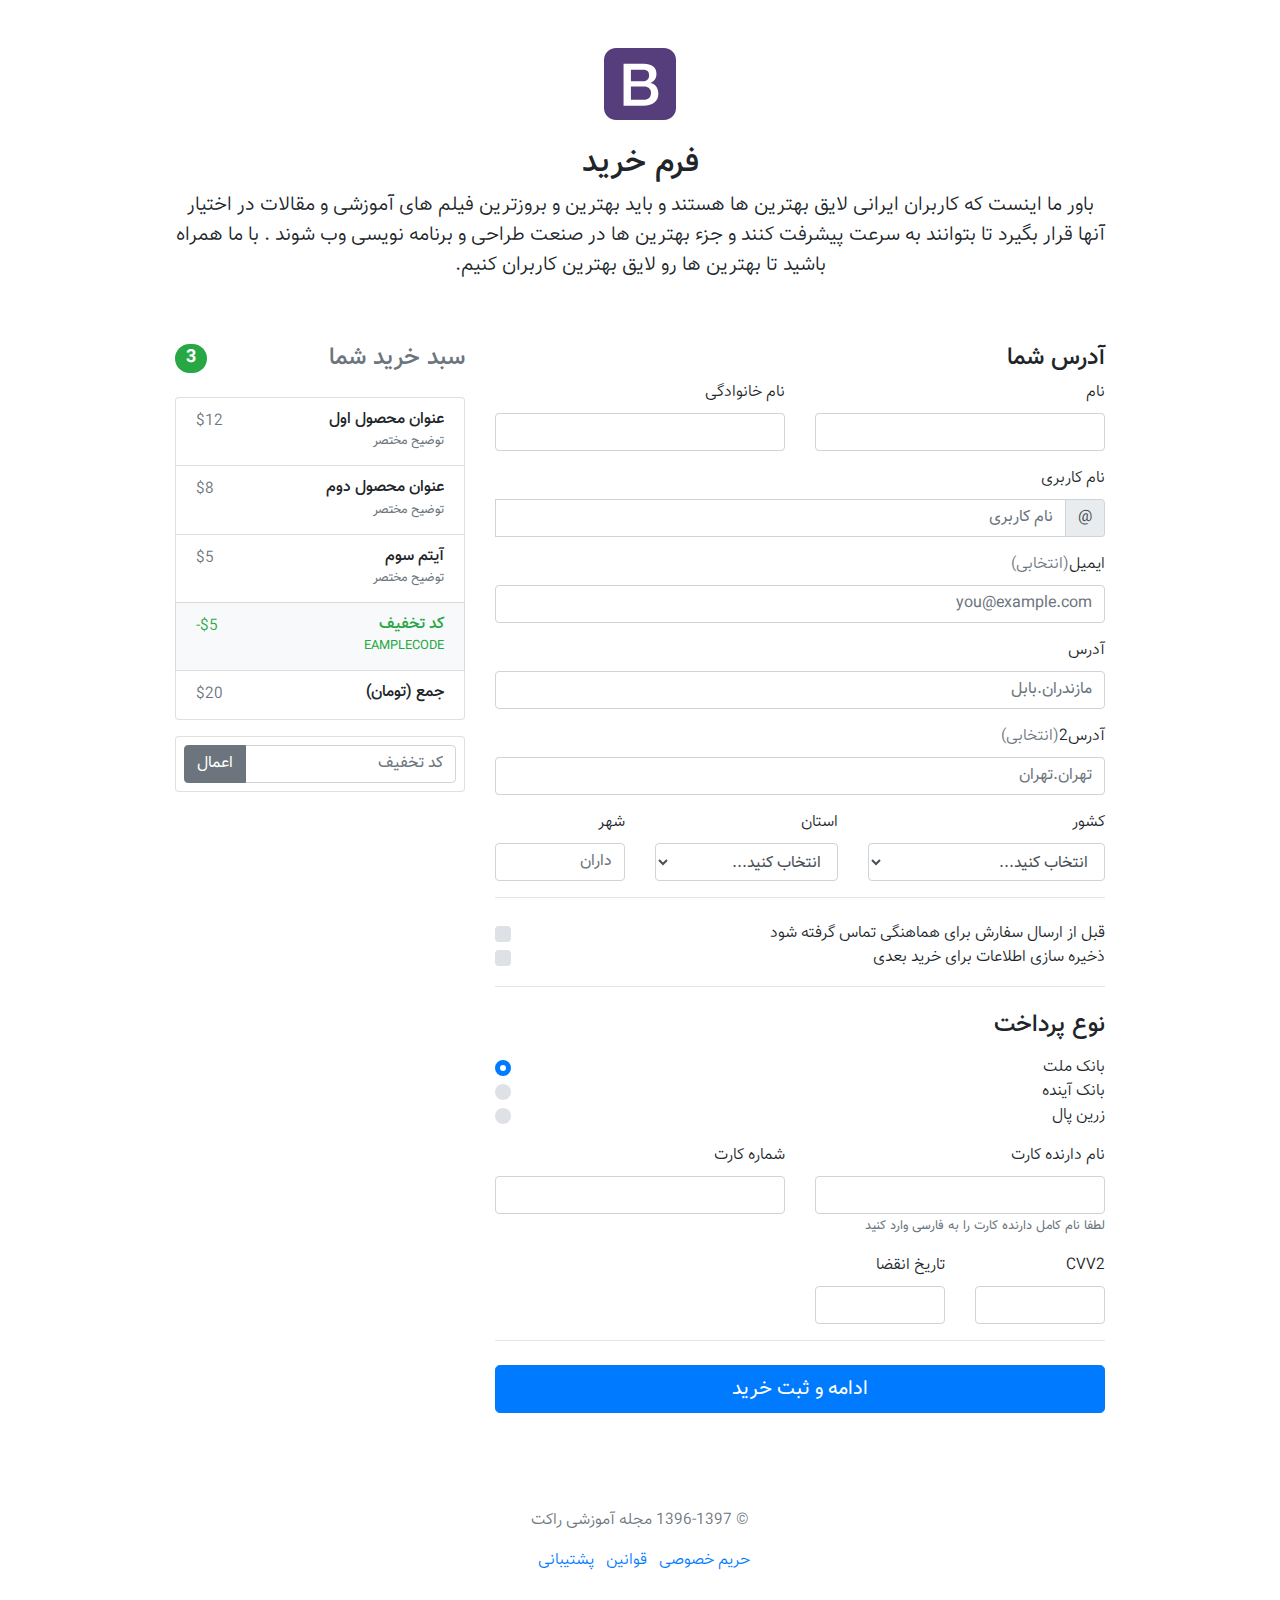
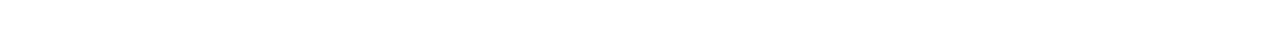
<file: project-bootstrap-3/index.html>
<!DOCTYPE html>
<html lang="en">
<head>
    <meta charset="UTF-8">
    <meta name="viewport"
          content="width=device-width, user-scalable=no, initial-scale=1.0, maximum-scale=1.0, minimum-scale=1.0">
    <meta http-equiv="X-UA-Compatible" content="ie=edge">
    <title>Title</title>
    <script src="js/slim.min.js"></script>
    <script src="js/popper.min.js"></script>
    <script src="js/bootstrap.min.js"></script>
    <link rel="stylesheet" href="css/bootstrap.min.css">
    <link rel="stylesheet" href="css/bootstrap-rtl.css">
    <link rel="stylesheet" href="css/vazir.css">
    <link rel="stylesheet" href="css/style.css">
</head>
<body>
<div class="container">
    <div class="text-center py-5">
        <img class="mb-4" src="images/bootstrap-solid.svg" width="72" height="72" alt="">
        <h2>فرم خرید</h2>
        <p class="lead">باور ما اینست که کاربران ایرانی لایق بهترین ها هستند و باید بهترین و بروزترین فیلم های آموزشی و
            مقالات در اختیار آنها قرار بگیرد تا بتوانند به سرعت پیشرفت کنند و جزء بهترین ها در صنعت طراحی و برنامه نویسی
            وب شوند . با ما همراه باشید تا بهترین ها رو لایق بهترین کاربران کنیم.</p>
    </div>

    <div class="row">
        <div class="col-md-8 order-2 order-md-1">
            <h4>آدرس شما</h4>

            <form class="needs-validation" novalidate>
                <div class="row form-group">
                    <div class="col-md-6">
                        <label for="firstName">نام</label>
                        <input type="text" class="form-control" id="firstName" placeholder="" required="">
                        <div class="invalid-feedback">
                            لطفا نام را وارد کنید
                        </div>
                        <div class="valid-feedback">
                            نام وارد شد
                        </div>
                    </div>
                    <div class="col-md-6">
                        <label for="lastName">نام خانوادگی</label>
                        <input type="text" class="form-control" id="lastName" placeholder="" required="">
                        <div class="invalid-feedback">
                            لطفا نام خانوادگی را وارد کنید
                        </div>
                        <div class="valid-feedback">
                            نام خانوادگی وارد شد
                        </div>
                    </div>
                </div>
                <div class="form-group">
                    <label for="username">نام کاربری</label>
                    <div class="input-group">
                        <div class="input-group-prepend">
                            <span class="input-group-text">@</span>
                        </div>
                        <input type="text" class="form-control" id="username" placeholder="نام کاربری" required="">
                        <div class="invalid-feedback">
                            لطفا نام کاربری را وارد کنید
                        </div>
                        <div class="valid-feedback">
                            نام کاربری وارد شد
                        </div>
                    </div>
                </div>
                <div class="form-group">
                    <label for="email"> ایمیل<span class="text-muted">(انتخابی)</span></label>
                    <input type="email" class="form-control" id="email" placeholder="you@example.com" required="">
                    <div class="invalid-feedback">
                        لطفا ایمیل را وارد کنید
                    </div>
                    <div class="valid-feedback">
                        ایمیل وارد شد
                    </div>
                </div>
                <div class="form-group">
                    <label for="address">آدرس</label>
                    <input type="address" class="form-control" id="address" placeholder="مازندران.بابل" required="">
                    <div class="invalid-feedback">
                        لطفا آدرس را وارد کنید
                    </div>
                    <div class="valid-feedback">
                        آدرس وارد شد
                    </div>
                </div>
                <div class="form-group">
                    <label for="address2">آدرس2<span class="text-muted">(انتخابی)</span></label>
                    <input type="address2" class="form-control" id="address2" placeholder="تهران.تهران" required="">
                    <div class="invalid-feedback">
                        لطفا آدرس 2 را وارد کنید
                    </div>
                    <div class="valid-feedback">
                        آدرس 2 وارد شد
                    </div>
                </div>
                <div class="row form-group">
                    <div class="col-md-5">
                        <label for="country">کشور</label>
                        <select name="country" id="country" class="form-control">
                            <option>انتخاب کنید...</option>
                            <option value="ایران">ایران</option>
                        </select>
                        <div class="invalid-feedback">
                            لطفا کشور را وارد کنید
                        </div>
                        <div class="valid-feedback">
                            کشور وارد شد
                        </div>
                    </div>
                    <div class="col-md-4">
                        <label for="province">استان</label>
                        <select name="" id="province" class="form-control">
                            <option>انتخاب کنید...</option>
                            <option value="اصفهان">اصفهان</option>
                        </select>
                        <div class="invalid-feedback">
                            لطفا استان را وارد کنید
                        </div>
                        <div class="valid-feedback">
                            استان وارد شد
                        </div>
                    </div>
                    <div class="col-md-3">
                        <label for="city">شهر</label>
                        <input type="text" class="form-control" id="city" placeholder="داران" required="">
                        <div class="invalid-feedback">
                            لطفا شهر را وارد کنید
                        </div>
                        <div class="valid-feedback">
                            شهر وارد شد
                        </div>
                    </div>
                </div>
                <hr class="mb-4">
                <div class="custom-control custom-checkbox">
                    <input type="checkbox" class="custom-control-input" id="customCheck1">
                    <label class="custom-control-label" for="customCheck1">قبل از ارسال سفارش برای هماهنگی تماس گرفته شود</label>
                </div>
                <div class="custom-control custom-checkbox">
                    <input type="checkbox" class="custom-control-input" id="customCheck2">
                    <label class="custom-control-label" for="customCheck1">ذخیره سازی اطلاعات برای خرید بعدی</label>
                </div>
                <hr class="mb-4">

                <h4 class="mb-3">نوع پرداخت</h4>

                <div class="my-3">
                    <div class="custom-control custom-radio">
                        <input type="radio" name="paymentMethod" id="radio1" class="custom-control-input" checked required>
                        <label for="radio1" class="custom-control-label">بانک ملت</label>
                    </div>
                    <div class="custom-control custom-radio">
                        <input type="radio" name="paymentMethod" id="radio2" class="custom-control-input" required>
                        <label for="radio2" class="custom-control-label">بانک آینده</label>
                    </div>
                    <div class="custom-control custom-radio">
                        <input type="radio" name="paymentMethod" id="radio3" class="custom-control-input" required>
                        <label for="radio3" class="custom-control-label"> زرین پال</label>
                    </div>
                </div>
                <div class="row form-group">
                    <div class="col-md-6">
                        <label for="cardname"> نام دارنده کارت</label>
                        <input type="text" class="form-control" id="cardname" placeholder="" required="">
                        <small class="text-muted">لطفا نام کامل دارنده کارت را به فارسی وارد کنید</small>
                        <div class="invalid-feedback">
                            لطفا نام دارنده کارت را وارد کنید
                        </div>
                        <div class="valid-feedback">
                            نام دارنده کارت وارد شد
                        </div>
                    </div>
                    <div class="col-md-6">
                        <label for="cardnumber">شماره کارت</label>
                        <input type="text" class="form-control" id="cardnumber" placeholder="" required="">
                        <div class="invalid-feedback">
                            لطفا شماره کارت را وارد کنید
                        </div>
                        <div class="valid-feedback">
                            شماره کارت وارد شد
                        </div>
                    </div>
                </div>
                <div class="row form-group">
                    <div class="col-md-3">
                        <label for="cardCVV2">CVV2</label>
                        <input type="text" class="form-control" id="cardCVV2" placeholder="" required="">
                        <div class="invalid-feedback">
                            لطفا CVV2 را وارد کنید
                        </div>
                        <div class="valid-feedback">
                           CVV2 وارد شد
                        </div>
                    </div>
                    <div class="col-md-3">
                        <label for="cardExpire">تاریخ انقضا</label>
                        <input type="text" class="form-control" id="cardExpire" placeholder="" required="">
                        <div class="invalid-feedback">
                            لطفا تاریخ انقضا را وارد کنید
                        </div>
                        <div class="valid-feedback">
                            تاریخ انقضا وارد شد
                        </div>
                    </div>
                </div>
                <hr class="mb-4">
                <button class="btn btn-primary btn-block btn-lg">ادامه و ثبت خرید</button>
            </form>
        </div>
        <div class="col-md-4 order-1 order-md-2 mb-4 mb-md-0">
            <h4 class="d-flex justify-content-between mb-4">
                <span class="text-muted">سبد خرید شما</span>
                <span class="badge badge-pill badge-success">3</span>
            </h4>
            <ul class="list-group mb-3">
                <li class="list-group-item d-flex justify-content-between">
                    <div>
                        <h6 class="my-0">عنوان محصول اول</h6>
                        <small class="text-muted">توضیح مختصر</small>
                    </div>
                    <span class="text-muted">$12</span>
                </li>
                <li class="list-group-item d-flex justify-content-between">
                    <div>
                        <h6 class="my-0">عنوان محصول دوم</h6>
                        <small class="text-muted">توضیح مختصر</small>
                    </div>
                    <span class="text-muted">$8</span>
                </li>
                <li class="list-group-item d-flex justify-content-between">
                    <div>
                        <h6 class="my-0">آیتم سوم</h6>
                        <small class="text-muted">توضیح مختصر</small>
                    </div>
                    <span class="text-muted">$5</span>
                </li>
                <li class="list-group-item d-flex justify-content-between bg-light text-success">
                    <div>
                        <h6 class="my-0">کد تخفیف</h6>
                        <small>EAMPLECODE</small>
                    </div>
                    <span>$5-</span>
                </li>
                <li class="list-group-item d-flex justify-content-between">
                    <h6 class="my-0">جمع (تومان)</h6>
                    <span class="text-muted">$20</span>
                </li>
            </ul>

            <form class="card p-2">
                <div class="input-group">
                    <input type="text" class="form-control" placeholder="کد تخفیف">
                    <div class="input-group-append">
                        <button type="submit" class="btn btn-secondary">اعمال</button>
                    </div>
                </div>
            </form>
        </div>
    </div>

    <footer class="py-5 mt-5 text-muted text-center">
        <p>© 1396-1397 مجله آموزشی راکت</p>
        <ul class="list-inline">
            <li class="list-inline-item"><a href="#">حریم خصوصی</a></li>
            <li class="list-inline-item"><a href="#">قوانین</a></li>
            <li class="list-inline-item"><a href="#">پشتیبانی</a></li>
        </ul>
    </footer>
</div>

<script>
    // Example starter JavaScript for disabling form submissions if there are invalid fields
    (function () {
        'use strict';
        window.addEventListener('load', function () {
            // Fetch all the forms we want to apply custom Bootstrap validation styles to
            var forms = document.getElementsByClassName('needs-validation');
            // Loop over them and prevent submission
            var validation = Array.prototype.filter.call(forms, function (form) {
                form.addEventListener('submit', function (event) {
                    if (form.checkValidity() === false) {
                        event.preventDefault();
                        event.stopPropagation();
                    }
                    form.classList.add('was-validated');
                }, false);
            });
        }, false);
    })();
</script>
</body>
</html>
</file>
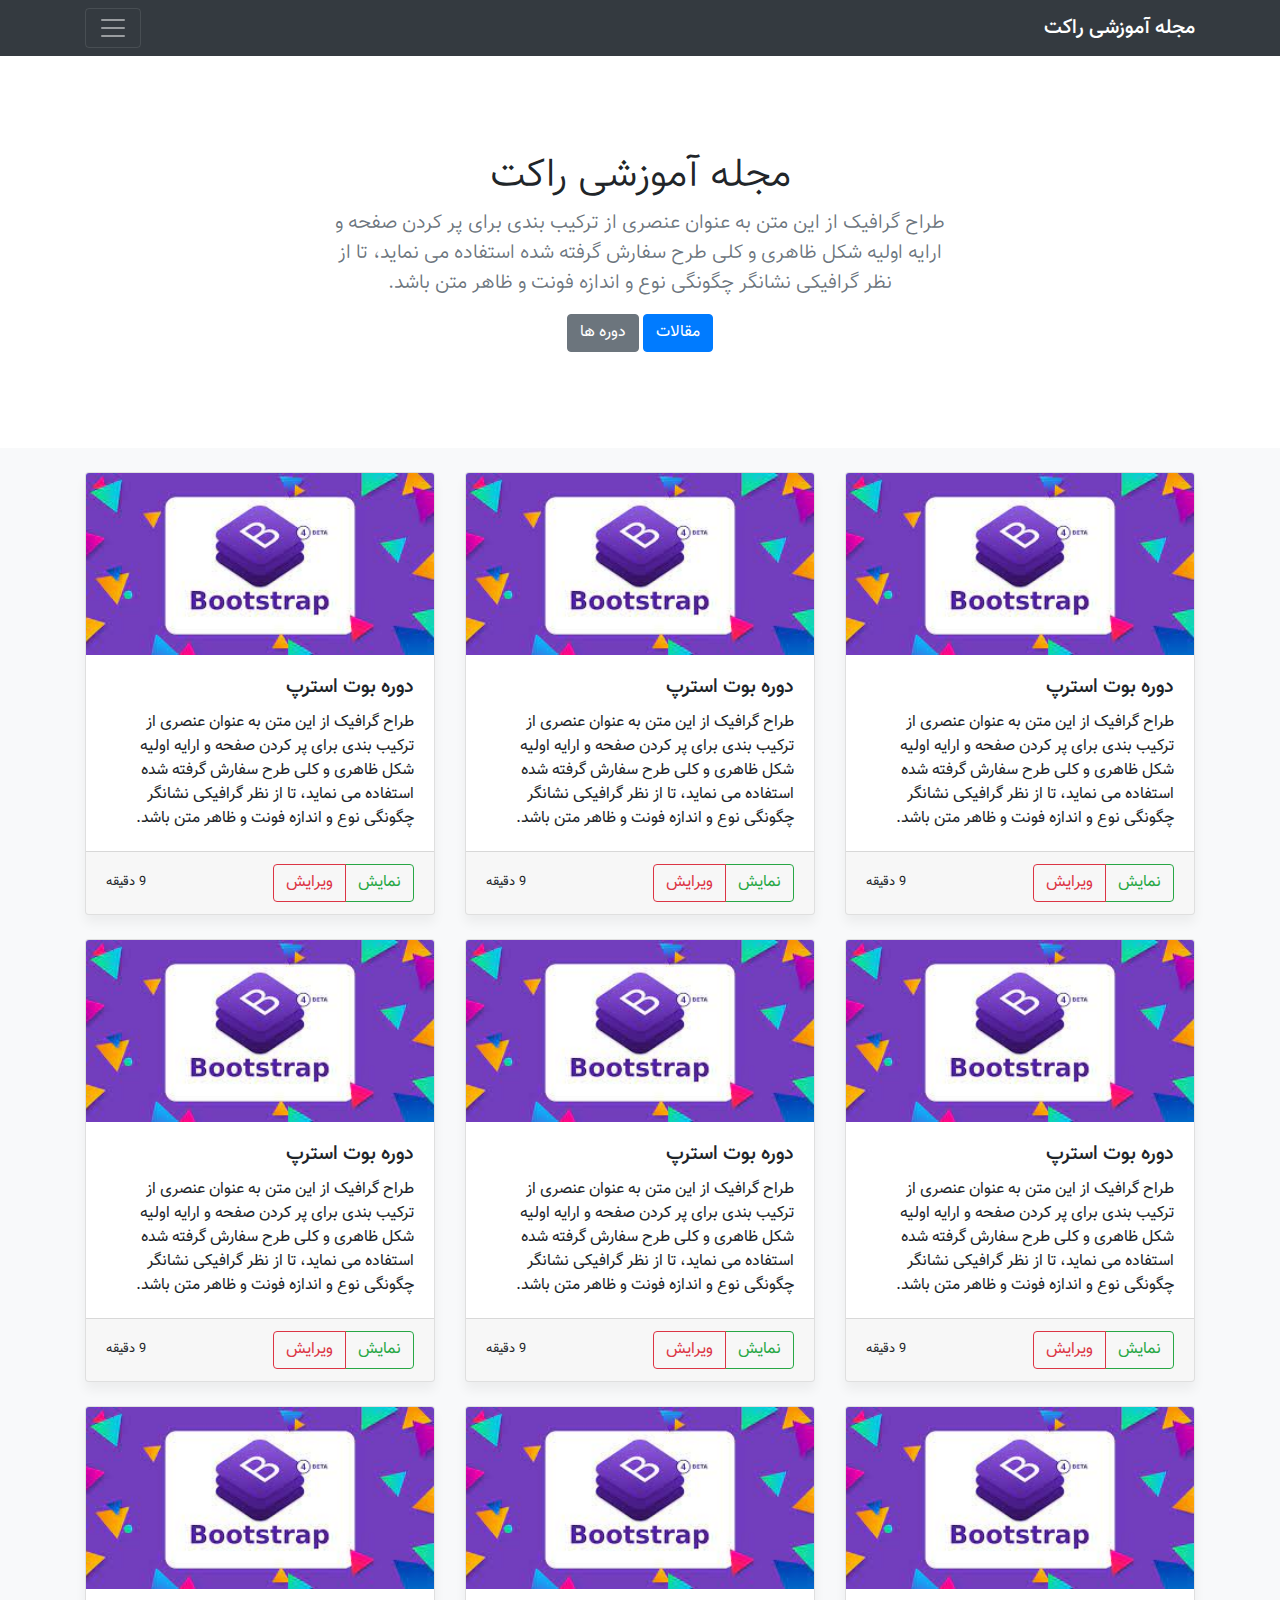
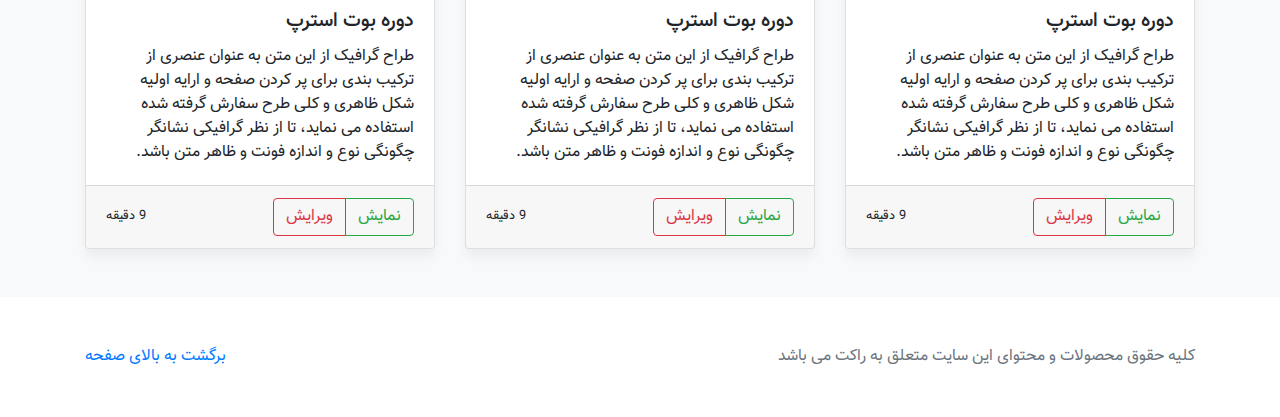
<file: project-bootstrap-1/index1.html>
<!DOCTYPE html>
<html lang="en">
<head>
    <meta charset="UTF-8">
    <meta name="viewport"
          content="width=device-width, user-scalable=no, initial-scale=1.0, maximum-scale=1.0, minimum-scale=1.0">
    <meta http-equiv="X-UA-Compatible" content="ie=edge">
    <title>Title</title>
    <script src="js/slim.min.js"></script>
    <script src="js/popper.min.js"></script>
    <script src="js/bootstrap.min.js"></script>
    <link rel="stylesheet" href="css/bootstrap.min.css">
    <link rel="stylesheet" href="css/bootstrap-rtl.css">
    <link rel="stylesheet" href="css/vazir.css">
    <link rel="stylesheet" href="css/style.css">
</head>
<body>
<header>
    <div class="collapse bg-dark" id="navbarHeader">
        <div class="container">
            <div class="row">
                <div class="col-md-8 py-4">
                    <h4 class="text-white">درباره ما</h4>
                    <p class="text-muted mt-3">طراح گرافیک از این متن به عنوان عنصری از ترکیب بندی برای پر کردن صفحه و
                        ارایه اولیه شکل ظاهری و کلی طرح سفارش گرفته شده استفاده می نماید، تا از نظر گرافیکی نشانگر
                        چگونگی نوع و اندازه فونت و ظاهر متن باشد. معمولا طراحان گرافیک برای صفحه‌آرایی، نخست از متن‌های
                        آزمایشی و بی‌معنی استفاده می‌کنند تا صرفا به مشتری یا صاحب کار خود نشان دهند که صفحه طراحی یا
                        صفحه بندی شده بعد از اینکه متن در آن قرار گیرد چگونه به نظر می‌رسد و قلم‌ها و اندازه‌بندی‌ها
                        چگونه در نظر گرفته شده‌است.</p>
                </div>
                <div class="col-md-4 py-4">
                    <h4 class="text-white">ارتباط با ما</h4>
                    <ul class="list-unstyled">
                        <li><a href="#" class="text-white">توئیتر</a></li>
                        <li><a href="#" class="text-white">فیسبوک</a></li>
                        <li><a href="#" class="text-white">ایمیل من</a></li>
                    </ul>
                </div>
            </div>
        </div>
    </div>
    <div class="navbar navbar-dark bg-dark">
        <div class="container">
            <h5 class="text-white mb-0">مجله آموزشی راکت</h5>
            <button class="navbar-toggler" type="button" data-toggle="collapse" data-target="#navbarHeader">
                <span class="navbar-toggler-icon"></span>
            </button>
        </div>
    </div>
</header>
<main role="main">
    <section class="jumbotron text-center bg-white mb-0">
        <div class="container">
            <h1 class="jumbotron-heading">مجله آموزشی راکت</h1>
            <p class="lead text-muted">طراح گرافیک از این متن به عنوان عنصری از ترکیب بندی برای پر کردن صفحه و ارایه اولیه شکل ظاهری و
                کلی طرح سفارش گرفته شده استفاده می نماید، تا از نظر گرافیکی نشانگر چگونگی نوع و اندازه فونت و ظاهر متن
                باشد.</p>
            <p class="mb-0">
                <a href="#" class="btn btn-primary">مقالات</a>
                <a href="#" class="btn btn-secondary">دوره ها</a>
            </p>
        </div>
    </section>
    <div class="bg-light py-4">
        <div class="container">
            <div class="row">
                <div class="col-md-4">
                    <div class="card mb-4 box-shadow">
                        <img class="card-img-top" src="images/download.jpg" alt="bootstrap">
                        <div class="card-body">
                            <h5 class="card-title">دوره بوت استرپ</h5>
                            <p class="card-text">طراح گرافیک از این متن به عنوان عنصری از ترکیب بندی برای پر کردن صفحه و ارایه اولیه شکل ظاهری و کلی طرح سفارش گرفته شده استفاده می نماید، تا از نظر گرافیکی نشانگر چگونگی نوع و اندازه فونت و ظاهر متن باشد.</p>
                        </div>
                        <div class="card-footer d-flex justify-content-between align-items-center">
                            <div class="btn-group">
                                <button class="btn btn-outline-success">نمایش</button>
                                <button class="btn btn-outline-danger">ویرایش</button>
                            </div>
                            <small>9 دقیقه</small>
                        </div>
                    </div>
                </div>
                <div class="col-md-4">
                    <div class="card mb-4 box-shadow">
                        <img class="card-img-top" src="images/download.jpg" alt="bootstrap">
                        <div class="card-body">
                            <h5 class="card-title">دوره بوت استرپ</h5>
                            <p class="card-text">طراح گرافیک از این متن به عنوان عنصری از ترکیب بندی برای پر کردن صفحه و ارایه اولیه شکل ظاهری و کلی طرح سفارش گرفته شده استفاده می نماید، تا از نظر گرافیکی نشانگر چگونگی نوع و اندازه فونت و ظاهر متن باشد.</p>
                        </div>
                        <div class="card-footer d-flex justify-content-between align-items-center">
                            <div class="btn-group">
                                <button class="btn btn-outline-success">نمایش</button>
                                <button class="btn btn-outline-danger">ویرایش</button>
                            </div>
                            <small>9 دقیقه</small>
                        </div>
                    </div>
                </div>
                <div class="col-md-4">
                    <div class="card mb-4 box-shadow">
                        <img class="card-img-top" src="images/download.jpg" alt="bootstrap">
                        <div class="card-body">
                            <h5 class="card-title">دوره بوت استرپ</h5>
                            <p class="card-text">طراح گرافیک از این متن به عنوان عنصری از ترکیب بندی برای پر کردن صفحه و ارایه اولیه شکل ظاهری و کلی طرح سفارش گرفته شده استفاده می نماید، تا از نظر گرافیکی نشانگر چگونگی نوع و اندازه فونت و ظاهر متن باشد.</p>
                        </div>
                        <div class="card-footer d-flex justify-content-between align-items-center">
                            <div class="btn-group">
                                <button class="btn btn-outline-success">نمایش</button>
                                <button class="btn btn-outline-danger">ویرایش</button>
                            </div>
                            <small>9 دقیقه</small>
                        </div>
                    </div>
                </div>
                <div class="col-md-4">
                    <div class="card mb-4 box-shadow">
                        <img class="card-img-top" src="images/download.jpg" alt="bootstrap">
                        <div class="card-body">
                            <h5 class="card-title">دوره بوت استرپ</h5>
                            <p class="card-text">طراح گرافیک از این متن به عنوان عنصری از ترکیب بندی برای پر کردن صفحه و ارایه اولیه شکل ظاهری و کلی طرح سفارش گرفته شده استفاده می نماید، تا از نظر گرافیکی نشانگر چگونگی نوع و اندازه فونت و ظاهر متن باشد.</p>
                        </div>
                        <div class="card-footer d-flex justify-content-between align-items-center">
                            <div class="btn-group">
                                <button class="btn btn-outline-success">نمایش</button>
                                <button class="btn btn-outline-danger">ویرایش</button>
                            </div>
                            <small>9 دقیقه</small>
                        </div>
                    </div>
                </div>
                <div class="col-md-4">
                    <div class="card mb-4 box-shadow">
                        <img class="card-img-top" src="images/download.jpg" alt="bootstrap">
                        <div class="card-body">
                            <h5 class="card-title">دوره بوت استرپ</h5>
                            <p class="card-text">طراح گرافیک از این متن به عنوان عنصری از ترکیب بندی برای پر کردن صفحه و ارایه اولیه شکل ظاهری و کلی طرح سفارش گرفته شده استفاده می نماید، تا از نظر گرافیکی نشانگر چگونگی نوع و اندازه فونت و ظاهر متن باشد.</p>
                        </div>
                        <div class="card-footer d-flex justify-content-between align-items-center">
                            <div class="btn-group">
                                <button class="btn btn-outline-success">نمایش</button>
                                <button class="btn btn-outline-danger">ویرایش</button>
                            </div>
                            <small>9 دقیقه</small>
                        </div>
                    </div>
                </div>
                <div class="col-md-4">
                    <div class="card mb-4 box-shadow">
                        <img class="card-img-top" src="images/download.jpg" alt="bootstrap">
                        <div class="card-body">
                            <h5 class="card-title">دوره بوت استرپ</h5>
                            <p class="card-text">طراح گرافیک از این متن به عنوان عنصری از ترکیب بندی برای پر کردن صفحه و ارایه اولیه شکل ظاهری و کلی طرح سفارش گرفته شده استفاده می نماید، تا از نظر گرافیکی نشانگر چگونگی نوع و اندازه فونت و ظاهر متن باشد.</p>
                        </div>
                        <div class="card-footer d-flex justify-content-between align-items-center">
                            <div class="btn-group">
                                <button class="btn btn-outline-success">نمایش</button>
                                <button class="btn btn-outline-danger">ویرایش</button>
                            </div>
                            <small>9 دقیقه</small>
                        </div>
                    </div>
                </div>
                <div class="col-md-4">
                    <div class="card mb-4 box-shadow">
                        <img class="card-img-top" src="images/download.jpg" alt="bootstrap">
                        <div class="card-body">
                            <h5 class="card-title">دوره بوت استرپ</h5>
                            <p class="card-text">طراح گرافیک از این متن به عنوان عنصری از ترکیب بندی برای پر کردن صفحه و ارایه اولیه شکل ظاهری و کلی طرح سفارش گرفته شده استفاده می نماید، تا از نظر گرافیکی نشانگر چگونگی نوع و اندازه فونت و ظاهر متن باشد.</p>
                        </div>
                        <div class="card-footer d-flex justify-content-between align-items-center">
                            <div class="btn-group">
                                <button class="btn btn-outline-success">نمایش</button>
                                <button class="btn btn-outline-danger">ویرایش</button>
                            </div>
                            <small>9 دقیقه</small>
                        </div>
                    </div>
                </div>
                <div class="col-md-4">
                    <div class="card mb-4 box-shadow">
                        <img class="card-img-top" src="images/download.jpg" alt="bootstrap">
                        <div class="card-body">
                            <h5 class="card-title">دوره بوت استرپ</h5>
                            <p class="card-text">طراح گرافیک از این متن به عنوان عنصری از ترکیب بندی برای پر کردن صفحه و ارایه اولیه شکل ظاهری و کلی طرح سفارش گرفته شده استفاده می نماید، تا از نظر گرافیکی نشانگر چگونگی نوع و اندازه فونت و ظاهر متن باشد.</p>
                        </div>
                        <div class="card-footer d-flex justify-content-between align-items-center">
                            <div class="btn-group">
                                <button class="btn btn-outline-success">نمایش</button>
                                <button class="btn btn-outline-danger">ویرایش</button>
                            </div>
                            <small>9 دقیقه</small>
                        </div>
                    </div>
                </div>
                <div class="col-md-4">
                    <div class="card mb-4 box-shadow">
                        <img class="card-img-top" src="images/download.jpg" alt="bootstrap">
                        <div class="card-body">
                            <h5 class="card-title">دوره بوت استرپ</h5>
                            <p class="card-text">طراح گرافیک از این متن به عنوان عنصری از ترکیب بندی برای پر کردن صفحه و ارایه اولیه شکل ظاهری و کلی طرح سفارش گرفته شده استفاده می نماید، تا از نظر گرافیکی نشانگر چگونگی نوع و اندازه فونت و ظاهر متن باشد.</p>
                        </div>
                        <div class="card-footer d-flex justify-content-between align-items-center">
                            <div class="btn-group">
                                <button class="btn btn-outline-success">نمایش</button>
                                <button class="btn btn-outline-danger">ویرایش</button>
                            </div>
                            <small>9 دقیقه</small>
                        </div>
                    </div>
                </div>
            </div>
        </div>
    </div>
    <footer class="text-muted py-5">
        <div class="container d-flex justify-content-between align-items-center">
            <p class="mb-0 text-center text-md-right">کليه حقوق محصولات و محتوای اين سایت متعلق به راکت می باشد</p>
            <a href="#" class="float-left d-none d-md-block">برگشت به بالای صفحه</a>
        </div>
    </footer>
</main>
</body>
</html>
</file>
<file: project-bootstrap-1(big)/css/vazir.css>
@font-face {
    font-family: Vazir;
    src: url('../fonts/eot/Vazir.eot');
    src: url('../fonts/eot/Vazir.eot?#iefix') format('embedded-opentype'),
         url('../fonts/woff2/Vazir.woff2') format('woff2'),
         url('../fonts/woff/Vazir.woff') format('woff'),
         url('../fonts/ttf/Vazir.ttf') format('truetype');
    font-weight: normal;
  }
  
  @font-face {
    font-family: Vazir;
    src: url('../fonts/eot/Vazir-Bold.eot');
    src: url('../fonts/eot/Vazir-Bold.eot?#iefix') format('embedded-opentype'),
         url('../fonts/woff2/Vazir-Bold.woff2') format('woff2'),
         url('../fonts/woff/Vazir-Bold.woff') format('woff'),
         url('../fonts/ttf/Vazir-Bold.ttf') format('truetype');
    font-weight: bold;
  }
  
  @font-face {
    font-family: Vazir;
    src: url('../fonts/eot/Vazir-Light.eot');
    src: url('../fonts/eot/Vazir-Light.eot?#iefix') format('embedded-opentype'),
         url('../fonts/woff2/Vazir-Light.woff2') format('woff2'),
         url('../fonts/woff/Vazir-Light.woff') format('woff'),
         url('../fonts/ttf/Vazir-Light.ttf') format('truetype');
    font-weight: 300;
  }
  
  @font-face {
    font-family: Vazir;
    src: url('../fonts/eot/Vazir-Medium.eot');
    src: url('../fonts/eot/Vazir-Medium.eot?#iefix') format('embedded-opentype'),
         url('../fonts/woff2/Vazir-Medium.woff2') format('woff2'),
         url('../fonts/woff/Vazir-Medium.woff') format('woff'),
         url('../fonts/ttf/Vazir-Medium.ttf') format('truetype');
    font-weight: 500;
  }
  
  @font-face {
    font-family: Vazir;
    src: url('../fonts/eot/Vazir-Thin.eot');
    src: url('../fonts/eot/Vazir-Thin.eot?#iefix') format('embedded-opentype'),
         url('../fonts/woff2/Vazir-Thin.woff2') format('woff2'),
         url('../fonts/woff/Vazir-Thin.woff') format('woff'),
         url('../fonts/ttf/Vazir-Thin.ttf') format('truetype');
    font-weight: 100;
  }
</file>
<file: project-bootstrap-1(big)/css/style.css>
body{
    direction: rtl;
    text-align: right;
    font-family: Vazir;
    font-weight: 300;
    color: #5a5a5a;
}
#sidebar .nav-link{
    color: #f8f9fa;
}
#sidebar{
    height: 100%;
}
#sidebar.collapsing {
    height: 0;
}
@media (min-width: 768px) {
    #sidebar{
        height: calc(100vh - 62px) !important;
        position: fixed;
        transition: transform .2s linear;
    }
    #sidebar.collapse{
        transform: translate(100% , 0);
    }
    #sidebar.collapse.show{
        transform: translate(0 , 0);
    }
    #sidebar.collapsing{
        transform: translate(100% , 0);
    }
    #main{
        transition: .5s all;
    }
}

#sidebar .oi-chevron-left{
    transform: rotate(-90deg);
}
#sidebar .collapsed .oi-chevron-left{
    transform: rotate(0deg);
}

#sidebar .oi{
    transition: .3s transform ease-in-out;
}
</file>
<file: project-bootstrap-2(big)/css/vazir.css>
@font-face {
    font-family: Vazir;
    src: url('../fonts/eot/Vazir.eot');
    src: url('../fonts/eot/Vazir.eot?#iefix') format('embedded-opentype'),
         url('../fonts/woff2/Vazir.woff2') format('woff2'),
         url('../fonts/woff/Vazir.woff') format('woff'),
         url('../fonts/ttf/Vazir.ttf') format('truetype');
    font-weight: normal;
  }
  
  @font-face {
    font-family: Vazir;
    src: url('../fonts/eot/Vazir-Bold.eot');
    src: url('../fonts/eot/Vazir-Bold.eot?#iefix') format('embedded-opentype'),
         url('../fonts/woff2/Vazir-Bold.woff2') format('woff2'),
         url('../fonts/woff/Vazir-Bold.woff') format('woff'),
         url('../fonts/ttf/Vazir-Bold.ttf') format('truetype');
    font-weight: bold;
  }
  
  @font-face {
    font-family: Vazir;
    src: url('../fonts/eot/Vazir-Light.eot');
    src: url('../fonts/eot/Vazir-Light.eot?#iefix') format('embedded-opentype'),
         url('../fonts/woff2/Vazir-Light.woff2') format('woff2'),
         url('../fonts/woff/Vazir-Light.woff') format('woff'),
         url('../fonts/ttf/Vazir-Light.ttf') format('truetype');
    font-weight: 300;
  }
  
  @font-face {
    font-family: Vazir;
    src: url('../fonts/eot/Vazir-Medium.eot');
    src: url('../fonts/eot/Vazir-Medium.eot?#iefix') format('embedded-opentype'),
         url('../fonts/woff2/Vazir-Medium.woff2') format('woff2'),
         url('../fonts/woff/Vazir-Medium.woff') format('woff'),
         url('../fonts/ttf/Vazir-Medium.ttf') format('truetype');
    font-weight: 500;
  }
  
  @font-face {
    font-family: Vazir;
    src: url('../fonts/eot/Vazir-Thin.eot');
    src: url('../fonts/eot/Vazir-Thin.eot?#iefix') format('embedded-opentype'),
         url('../fonts/woff2/Vazir-Thin.woff2') format('woff2'),
         url('../fonts/woff/Vazir-Thin.woff') format('woff'),
         url('../fonts/ttf/Vazir-Thin.ttf') format('truetype');
    font-weight: 100;
  }
</file>
<file: project-bootstrap-2(big)/css/themify-icons.css>
@font-face {
	font-family: 'themify';
	src:url('../fonts/themify.eot?-fvbane');
	src:url('../fonts/themify.eot?#iefix-fvbane') format('embedded-opentype'),
		url('../fonts/themify.woff?-fvbane') format('woff'),
		url('../fonts/themify.ttf?-fvbane') format('truetype'),
		url('../fonts/themify.svg?-fvbane#themify') format('svg');
	font-weight: normal;
	font-style: normal;
}

[class^="ti-"], [class*=" ti-"] {
	font-family: 'themify';
	speak: none;
	font-style: normal;
	font-weight: normal;
	font-variant: normal;
	text-transform: none;
	line-height: 1;

	/* Better Font Rendering =========== */
	-webkit-font-smoothing: antialiased;
	-moz-osx-font-smoothing: grayscale;
}

.ti-wand:before {
	content: "\e600";
}
.ti-volume:before {
	content: "\e601";
}
.ti-user:before {
	content: "\e602";
}
.ti-unlock:before {
	content: "\e603";
}
.ti-unlink:before {
	content: "\e604";
}
.ti-trash:before {
	content: "\e605";
}
.ti-thought:before {
	content: "\e606";
}
.ti-target:before {
	content: "\e607";
}
.ti-tag:before {
	content: "\e608";
}
.ti-tablet:before {
	content: "\e609";
}
.ti-star:before {
	content: "\e60a";
}
.ti-spray:before {
	content: "\e60b";
}
.ti-signal:before {
	content: "\e60c";
}
.ti-shopping-cart:before {
	content: "\e60d";
}
.ti-shopping-cart-full:before {
	content: "\e60e";
}
.ti-settings:before {
	content: "\e60f";
}
.ti-search:before {
	content: "\e610";
}
.ti-zoom-in:before {
	content: "\e611";
}
.ti-zoom-out:before {
	content: "\e612";
}
.ti-cut:before {
	content: "\e613";
}
.ti-ruler:before {
	content: "\e614";
}
.ti-ruler-pencil:before {
	content: "\e615";
}
.ti-ruler-alt:before {
	content: "\e616";
}
.ti-bookmark:before {
	content: "\e617";
}
.ti-bookmark-alt:before {
	content: "\e618";
}
.ti-reload:before {
	content: "\e619";
}
.ti-plus:before {
	content: "\e61a";
}
.ti-pin:before {
	content: "\e61b";
}
.ti-pencil:before {
	content: "\e61c";
}
.ti-pencil-alt:before {
	content: "\e61d";
}
.ti-paint-roller:before {
	content: "\e61e";
}
.ti-paint-bucket:before {
	content: "\e61f";
}
.ti-na:before {
	content: "\e620";
}
.ti-mobile:before {
	content: "\e621";
}
.ti-minus:before {
	content: "\e622";
}
.ti-medall:before {
	content: "\e623";
}
.ti-medall-alt:before {
	content: "\e624";
}
.ti-marker:before {
	content: "\e625";
}
.ti-marker-alt:before {
	content: "\e626";
}
.ti-arrow-up:before {
	content: "\e627";
}
.ti-arrow-right:before {
	content: "\e628";
}
.ti-arrow-left:before {
	content: "\e629";
}
.ti-arrow-down:before {
	content: "\e62a";
}
.ti-lock:before {
	content: "\e62b";
}
.ti-location-arrow:before {
	content: "\e62c";
}
.ti-link:before {
	content: "\e62d";
}
.ti-layout:before {
	content: "\e62e";
}
.ti-layers:before {
	content: "\e62f";
}
.ti-layers-alt:before {
	content: "\e630";
}
.ti-key:before {
	content: "\e631";
}
.ti-import:before {
	content: "\e632";
}
.ti-image:before {
	content: "\e633";
}
.ti-heart:before {
	content: "\e634";
}
.ti-heart-broken:before {
	content: "\e635";
}
.ti-hand-stop:before {
	content: "\e636";
}
.ti-hand-open:before {
	content: "\e637";
}
.ti-hand-drag:before {
	content: "\e638";
}
.ti-folder:before {
	content: "\e639";
}
.ti-flag:before {
	content: "\e63a";
}
.ti-flag-alt:before {
	content: "\e63b";
}
.ti-flag-alt-2:before {
	content: "\e63c";
}
.ti-eye:before {
	content: "\e63d";
}
.ti-export:before {
	content: "\e63e";
}
.ti-exchange-vertical:before {
	content: "\e63f";
}
.ti-desktop:before {
	content: "\e640";
}
.ti-cup:before {
	content: "\e641";
}
.ti-crown:before {
	content: "\e642";
}
.ti-comments:before {
	content: "\e643";
}
.ti-comment:before {
	content: "\e644";
}
.ti-comment-alt:before {
	content: "\e645";
}
.ti-close:before {
	content: "\e646";
}
.ti-clip:before {
	content: "\e647";
}
.ti-angle-up:before {
	content: "\e648";
}
.ti-angle-right:before {
	content: "\e649";
}
.ti-angle-left:before {
	content: "\e64a";
}
.ti-angle-down:before {
	content: "\e64b";
}
.ti-check:before {
	content: "\e64c";
}
.ti-check-box:before {
	content: "\e64d";
}
.ti-camera:before {
	content: "\e64e";
}
.ti-announcement:before {
	content: "\e64f";
}
.ti-brush:before {
	content: "\e650";
}
.ti-briefcase:before {
	content: "\e651";
}
.ti-bolt:before {
	content: "\e652";
}
.ti-bolt-alt:before {
	content: "\e653";
}
.ti-blackboard:before {
	content: "\e654";
}
.ti-bag:before {
	content: "\e655";
}
.ti-move:before {
	content: "\e656";
}
.ti-arrows-vertical:before {
	content: "\e657";
}
.ti-arrows-horizontal:before {
	content: "\e658";
}
.ti-fullscreen:before {
	content: "\e659";
}
.ti-arrow-top-right:before {
	content: "\e65a";
}
.ti-arrow-top-left:before {
	content: "\e65b";
}
.ti-arrow-circle-up:before {
	content: "\e65c";
}
.ti-arrow-circle-right:before {
	content: "\e65d";
}
.ti-arrow-circle-left:before {
	content: "\e65e";
}
.ti-arrow-circle-down:before {
	content: "\e65f";
}
.ti-angle-double-up:before {
	content: "\e660";
}
.ti-angle-double-right:before {
	content: "\e661";
}
.ti-angle-double-left:before {
	content: "\e662";
}
.ti-angle-double-down:before {
	content: "\e663";
}
.ti-zip:before {
	content: "\e664";
}
.ti-world:before {
	content: "\e665";
}
.ti-wheelchair:before {
	content: "\e666";
}
.ti-view-list:before {
	content: "\e667";
}
.ti-view-list-alt:before {
	content: "\e668";
}
.ti-view-grid:before {
	content: "\e669";
}
.ti-uppercase:before {
	content: "\e66a";
}
.ti-upload:before {
	content: "\e66b";
}
.ti-underline:before {
	content: "\e66c";
}
.ti-truck:before {
	content: "\e66d";
}
.ti-timer:before {
	content: "\e66e";
}
.ti-ticket:before {
	content: "\e66f";
}
.ti-thumb-up:before {
	content: "\e670";
}
.ti-thumb-down:before {
	content: "\e671";
}
.ti-text:before {
	content: "\e672";
}
.ti-stats-up:before {
	content: "\e673";
}
.ti-stats-down:before {
	content: "\e674";
}
.ti-split-v:before {
	content: "\e675";
}
.ti-split-h:before {
	content: "\e676";
}
.ti-smallcap:before {
	content: "\e677";
}
.ti-shine:before {
	content: "\e678";
}
.ti-shift-right:before {
	content: "\e679";
}
.ti-shift-left:before {
	content: "\e67a";
}
.ti-shield:before {
	content: "\e67b";
}
.ti-notepad:before {
	content: "\e67c";
}
.ti-server:before {
	content: "\e67d";
}
.ti-quote-right:before {
	content: "\e67e";
}
.ti-quote-left:before {
	content: "\e67f";
}
.ti-pulse:before {
	content: "\e680";
}
.ti-printer:before {
	content: "\e681";
}
.ti-power-off:before {
	content: "\e682";
}
.ti-plug:before {
	content: "\e683";
}
.ti-pie-chart:before {
	content: "\e684";
}
.ti-paragraph:before {
	content: "\e685";
}
.ti-panel:before {
	content: "\e686";
}
.ti-package:before {
	content: "\e687";
}
.ti-music:before {
	content: "\e688";
}
.ti-music-alt:before {
	content: "\e689";
}
.ti-mouse:before {
	content: "\e68a";
}
.ti-mouse-alt:before {
	content: "\e68b";
}
.ti-money:before {
	content: "\e68c";
}
.ti-microphone:before {
	content: "\e68d";
}
.ti-menu:before {
	content: "\e68e";
}
.ti-menu-alt:before {
	content: "\e68f";
}
.ti-map:before {
	content: "\e690";
}
.ti-map-alt:before {
	content: "\e691";
}
.ti-loop:before {
	content: "\e692";
}
.ti-location-pin:before {
	content: "\e693";
}
.ti-list:before {
	content: "\e694";
}
.ti-light-bulb:before {
	content: "\e695";
}
.ti-Italic:before {
	content: "\e696";
}
.ti-info:before {
	content: "\e697";
}
.ti-infinite:before {
	content: "\e698";
}
.ti-id-badge:before {
	content: "\e699";
}
.ti-hummer:before {
	content: "\e69a";
}
.ti-home:before {
	content: "\e69b";
}
.ti-help:before {
	content: "\e69c";
}
.ti-headphone:before {
	content: "\e69d";
}
.ti-harddrives:before {
	content: "\e69e";
}
.ti-harddrive:before {
	content: "\e69f";
}
.ti-gift:before {
	content: "\e6a0";
}
.ti-game:before {
	content: "\e6a1";
}
.ti-filter:before {
	content: "\e6a2";
}
.ti-files:before {
	content: "\e6a3";
}
.ti-file:before {
	content: "\e6a4";
}
.ti-eraser:before {
	content: "\e6a5";
}
.ti-envelope:before {
	content: "\e6a6";
}
.ti-download:before {
	content: "\e6a7";
}
.ti-direction:before {
	content: "\e6a8";
}
.ti-direction-alt:before {
	content: "\e6a9";
}
.ti-dashboard:before {
	content: "\e6aa";
}
.ti-control-stop:before {
	content: "\e6ab";
}
.ti-control-shuffle:before {
	content: "\e6ac";
}
.ti-control-play:before {
	content: "\e6ad";
}
.ti-control-pause:before {
	content: "\e6ae";
}
.ti-control-forward:before {
	content: "\e6af";
}
.ti-control-backward:before {
	content: "\e6b0";
}
.ti-cloud:before {
	content: "\e6b1";
}
.ti-cloud-up:before {
	content: "\e6b2";
}
.ti-cloud-down:before {
	content: "\e6b3";
}
.ti-clipboard:before {
	content: "\e6b4";
}
.ti-car:before {
	content: "\e6b5";
}
.ti-calendar:before {
	content: "\e6b6";
}
.ti-book:before {
	content: "\e6b7";
}
.ti-bell:before {
	content: "\e6b8";
}
.ti-basketball:before {
	content: "\e6b9";
}
.ti-bar-chart:before {
	content: "\e6ba";
}
.ti-bar-chart-alt:before {
	content: "\e6bb";
}
.ti-back-right:before {
	content: "\e6bc";
}
.ti-back-left:before {
	content: "\e6bd";
}
.ti-arrows-corner:before {
	content: "\e6be";
}
.ti-archive:before {
	content: "\e6bf";
}
.ti-anchor:before {
	content: "\e6c0";
}
.ti-align-right:before {
	content: "\e6c1";
}
.ti-align-left:before {
	content: "\e6c2";
}
.ti-align-justify:before {
	content: "\e6c3";
}
.ti-align-center:before {
	content: "\e6c4";
}
.ti-alert:before {
	content: "\e6c5";
}
.ti-alarm-clock:before {
	content: "\e6c6";
}
.ti-agenda:before {
	content: "\e6c7";
}
.ti-write:before {
	content: "\e6c8";
}
.ti-window:before {
	content: "\e6c9";
}
.ti-widgetized:before {
	content: "\e6ca";
}
.ti-widget:before {
	content: "\e6cb";
}
.ti-widget-alt:before {
	content: "\e6cc";
}
.ti-wallet:before {
	content: "\e6cd";
}
.ti-video-clapper:before {
	content: "\e6ce";
}
.ti-video-camera:before {
	content: "\e6cf";
}
.ti-vector:before {
	content: "\e6d0";
}
.ti-themify-logo:before {
	content: "\e6d1";
}
.ti-themify-favicon:before {
	content: "\e6d2";
}
.ti-themify-favicon-alt:before {
	content: "\e6d3";
}
.ti-support:before {
	content: "\e6d4";
}
.ti-stamp:before {
	content: "\e6d5";
}
.ti-split-v-alt:before {
	content: "\e6d6";
}
.ti-slice:before {
	content: "\e6d7";
}
.ti-shortcode:before {
	content: "\e6d8";
}
.ti-shift-right-alt:before {
	content: "\e6d9";
}
.ti-shift-left-alt:before {
	content: "\e6da";
}
.ti-ruler-alt-2:before {
	content: "\e6db";
}
.ti-receipt:before {
	content: "\e6dc";
}
.ti-pin2:before {
	content: "\e6dd";
}
.ti-pin-alt:before {
	content: "\e6de";
}
.ti-pencil-alt2:before {
	content: "\e6df";
}
.ti-palette:before {
	content: "\e6e0";
}
.ti-more:before {
	content: "\e6e1";
}
.ti-more-alt:before {
	content: "\e6e2";
}
.ti-microphone-alt:before {
	content: "\e6e3";
}
.ti-magnet:before {
	content: "\e6e4";
}
.ti-line-double:before {
	content: "\e6e5";
}
.ti-line-dotted:before {
	content: "\e6e6";
}
.ti-line-dashed:before {
	content: "\e6e7";
}
.ti-layout-width-full:before {
	content: "\e6e8";
}
.ti-layout-width-default:before {
	content: "\e6e9";
}
.ti-layout-width-default-alt:before {
	content: "\e6ea";
}
.ti-layout-tab:before {
	content: "\e6eb";
}
.ti-layout-tab-window:before {
	content: "\e6ec";
}
.ti-layout-tab-v:before {
	content: "\e6ed";
}
.ti-layout-tab-min:before {
	content: "\e6ee";
}
.ti-layout-slider:before {
	content: "\e6ef";
}
.ti-layout-slider-alt:before {
	content: "\e6f0";
}
.ti-layout-sidebar-right:before {
	content: "\e6f1";
}
.ti-layout-sidebar-none:before {
	content: "\e6f2";
}
.ti-layout-sidebar-left:before {
	content: "\e6f3";
}
.ti-layout-placeholder:before {
	content: "\e6f4";
}
.ti-layout-menu:before {
	content: "\e6f5";
}
.ti-layout-menu-v:before {
	content: "\e6f6";
}
.ti-layout-menu-separated:before {
	content: "\e6f7";
}
.ti-layout-menu-full:before {
	content: "\e6f8";
}
.ti-layout-media-right-alt:before {
	content: "\e6f9";
}
.ti-layout-media-right:before {
	content: "\e6fa";
}
.ti-layout-media-overlay:before {
	content: "\e6fb";
}
.ti-layout-media-overlay-alt:before {
	content: "\e6fc";
}
.ti-layout-media-overlay-alt-2:before {
	content: "\e6fd";
}
.ti-layout-media-left-alt:before {
	content: "\e6fe";
}
.ti-layout-media-left:before {
	content: "\e6ff";
}
.ti-layout-media-center-alt:before {
	content: "\e700";
}
.ti-layout-media-center:before {
	content: "\e701";
}
.ti-layout-list-thumb:before {
	content: "\e702";
}
.ti-layout-list-thumb-alt:before {
	content: "\e703";
}
.ti-layout-list-post:before {
	content: "\e704";
}
.ti-layout-list-large-image:before {
	content: "\e705";
}
.ti-layout-line-solid:before {
	content: "\e706";
}
.ti-layout-grid4:before {
	content: "\e707";
}
.ti-layout-grid3:before {
	content: "\e708";
}
.ti-layout-grid2:before {
	content: "\e709";
}
.ti-layout-grid2-thumb:before {
	content: "\e70a";
}
.ti-layout-cta-right:before {
	content: "\e70b";
}
.ti-layout-cta-left:before {
	content: "\e70c";
}
.ti-layout-cta-center:before {
	content: "\e70d";
}
.ti-layout-cta-btn-right:before {
	content: "\e70e";
}
.ti-layout-cta-btn-left:before {
	content: "\e70f";
}
.ti-layout-column4:before {
	content: "\e710";
}
.ti-layout-column3:before {
	content: "\e711";
}
.ti-layout-column2:before {
	content: "\e712";
}
.ti-layout-accordion-separated:before {
	content: "\e713";
}
.ti-layout-accordion-merged:before {
	content: "\e714";
}
.ti-layout-accordion-list:before {
	content: "\e715";
}
.ti-ink-pen:before {
	content: "\e716";
}
.ti-info-alt:before {
	content: "\e717";
}
.ti-help-alt:before {
	content: "\e718";
}
.ti-headphone-alt:before {
	content: "\e719";
}
.ti-hand-point-up:before {
	content: "\e71a";
}
.ti-hand-point-right:before {
	content: "\e71b";
}
.ti-hand-point-left:before {
	content: "\e71c";
}
.ti-hand-point-down:before {
	content: "\e71d";
}
.ti-gallery:before {
	content: "\e71e";
}
.ti-face-smile:before {
	content: "\e71f";
}
.ti-face-sad:before {
	content: "\e720";
}
.ti-credit-card:before {
	content: "\e721";
}
.ti-control-skip-forward:before {
	content: "\e722";
}
.ti-control-skip-backward:before {
	content: "\e723";
}
.ti-control-record:before {
	content: "\e724";
}
.ti-control-eject:before {
	content: "\e725";
}
.ti-comments-smiley:before {
	content: "\e726";
}
.ti-brush-alt:before {
	content: "\e727";
}
.ti-youtube:before {
	content: "\e728";
}
.ti-vimeo:before {
	content: "\e729";
}
.ti-twitter:before {
	content: "\e72a";
}
.ti-time:before {
	content: "\e72b";
}
.ti-tumblr:before {
	content: "\e72c";
}
.ti-skype:before {
	content: "\e72d";
}
.ti-share:before {
	content: "\e72e";
}
.ti-share-alt:before {
	content: "\e72f";
}
.ti-rocket:before {
	content: "\e730";
}
.ti-pinterest:before {
	content: "\e731";
}
.ti-new-window:before {
	content: "\e732";
}
.ti-microsoft:before {
	content: "\e733";
}
.ti-list-ol:before {
	content: "\e734";
}
.ti-linkedin:before {
	content: "\e735";
}
.ti-layout-sidebar-2:before {
	content: "\e736";
}
.ti-layout-grid4-alt:before {
	content: "\e737";
}
.ti-layout-grid3-alt:before {
	content: "\e738";
}
.ti-layout-grid2-alt:before {
	content: "\e739";
}
.ti-layout-column4-alt:before {
	content: "\e73a";
}
.ti-layout-column3-alt:before {
	content: "\e73b";
}
.ti-layout-column2-alt:before {
	content: "\e73c";
}
.ti-instagram:before {
	content: "\e73d";
}
.ti-google:before {
	content: "\e73e";
}
.ti-github:before {
	content: "\e73f";
}
.ti-flickr:before {
	content: "\e740";
}
.ti-facebook:before {
	content: "\e741";
}
.ti-dropbox:before {
	content: "\e742";
}
.ti-dribbble:before {
	content: "\e743";
}
.ti-apple:before {
	content: "\e744";
}
.ti-android:before {
	content: "\e745";
}
.ti-save:before {
	content: "\e746";
}
.ti-save-alt:before {
	content: "\e747";
}
.ti-yahoo:before {
	content: "\e748";
}
.ti-wordpress:before {
	content: "\e749";
}
.ti-vimeo-alt:before {
	content: "\e74a";
}
.ti-twitter-alt:before {
	content: "\e74b";
}
.ti-tumblr-alt:before {
	content: "\e74c";
}
.ti-trello:before {
	content: "\e74d";
}
.ti-stack-overflow:before {
	content: "\e74e";
}
.ti-soundcloud:before {
	content: "\e74f";
}
.ti-sharethis:before {
	content: "\e750";
}
.ti-sharethis-alt:before {
	content: "\e751";
}
.ti-reddit:before {
	content: "\e752";
}
.ti-pinterest-alt:before {
	content: "\e753";
}
.ti-microsoft-alt:before {
	content: "\e754";
}
.ti-linux:before {
	content: "\e755";
}
.ti-jsfiddle:before {
	content: "\e756";
}
.ti-joomla:before {
	content: "\e757";
}
.ti-html5:before {
	content: "\e758";
}
.ti-flickr-alt:before {
	content: "\e759";
}
.ti-email:before {
	content: "\e75a";
}
.ti-drupal:before {
	content: "\e75b";
}
.ti-dropbox-alt:before {
	content: "\e75c";
}
.ti-css3:before {
	content: "\e75d";
}
.ti-rss:before {
	content: "\e75e";
}
.ti-rss-alt:before {
	content: "\e75f";
}
.ti-lg {
	font-size: 1.33rem;
	line-height: 0.75rem;
	vertical-align: -15%;
}

.ti-2x {
	font-size: 2rem;
}

.ti-3x {
	font-size: 3rem;
}

.ti-4x {
	font-size: 4rem;
}

.ti-5x {
	font-size: 5rem;
}
</file>
<file: project-bootstrap-2(big)/css/style.css>
body{
    direction: rtl;
    text-align: right;
    font-family: Vazir;
    position: relative;
}
a{
    color: #e38cb7;
}

a:hover,
a:focus{
    color: #d6619c;
}
h1{
    font-size: 60px;
    font-weight: 300;
    letter-spacing:-1px ;
    margin-bottom: 1.5rem;
}
h2{
    font-size:45px ;
    font-weight:300 ;
    letter-spacing: -1px;
    margin-bottom: 1.5rem;
    color: #633991;
}
h3{
    font-size: 33px;
    font-weight: 500;
    color:#633991 ;
}
h4{
    font-size: 20px;
    font-weight: 500;
    color:#633991 ;
}
h5{
    font-size: 28px;
    font-weight: 300;
    color:#633991 ;
    margin-bottom: .7rem;
}

.light-bg{
    background-color: #faf6fb;
}
.section{
    padding: 80px 0;
}
.section-title{
    text-align: center;
    margin-bottom: 3rem;
}
.section-title small{
    color: #998a9b;
}

p{
    color: #959094;
}

p.lead{
    margin-bottom: 2rem;
    color: #e38cb7;
}
.btn{
    font-size: 14px;
    font-weight: 400;
    padding:.37rem 1.35rem ;
    transition: all .3s ease;
    text-transform: uppercase;
}
.btn-outline-light:hover{
    color:#d6619c ;
}

.btn-primary{
    border: 0;
    border-radius: 3px;
    box-shadow:0 9px 32px 0 rgba(0,0,0,.2) ;
    background: linear-gradient(122deg,#e54595 0% , #fd378e 100%) ;
    padding: .6rem 2rem;
    font-weight: 500;
}
.btn-primary:hover,
.btn-primary:focus,
.btn-primary:active,
.btn-primary:not(:disabled):not(.disabled).active,
.btn-primary:not(:disabled):not(.disabled):active,
.show>.btn-primary.dropdown-toggle{
    background: linear-gradient(122deg,#fd378e 0% , #e54595 100%) ;
    box-shadow:0 9px 32px 0 rgba(0,0,0,.3) ;
    color: #fff;
}

.text-primary{
    color: #e38cb7 !important;
}

btn-group-lg > .btn ,.btn-lg{
    padding: .8rem 1rem;
    font-size: 15px;
}

.light-font{
    font-weight: 300;
}

.btn-light{
    margin: .5rem;
    padding: .7rem 1.6rem;
    color: #633991;
    font-weight: 500;
    font-size: 14px;
    box-shadow:0 9px 32px 0 rgba(0,0,0,.26) ;
    border-radius: 3px;
    background: #fff;
}
/*--------------------
        Navbar
 ---------------------*/

.nav-menu{
    padding: 1rem 0;
    transition: all .3s ease;
}

.nav-menu.is-scrolling,
.nav-menu.menu-is-open{
    background-color: rgb(74,13,143);
    background:linear-gradient(135deg , rgb(74,13,143) 0% , rgb(250,42,143) 100%) ;
    box-shadow:  0 5px 23px 0 rgba(0, 0, 0, 0.1);;
}

.nav-menu.is-scrolling{
    padding: 0;
}

.navbar-nav .nav-link{
    position: relative;
}

@media (min-width: 992px) {
    .navbar-expand-lg .navbar-nav .nav-link{
        font-size: 14px;
        padding-right: 1rem;
        padding-left: 1rem;
    }
    .navbar-expand-lg .navbar-nav .nav-link.active::after{
        content: "";
        border-bottom: 2px solid #cd99d4;
        height: 1px;
        left: 1rem;
        right: 1rem;
        bottom: 5px;
        position: absolute;
    }
}

@media (max-width: 991px) {
    .navbar-nav .nav-item{
        text-align: center;
    }
}
/*--------------------
        Header
 ---------------------*/
header{
    padding: 100px 0 0;
    color: #fff;
}

.bg-gradient{
    background-image: linear-gradient(135deg , rgba(60 , 8 , 118 , .8) 0% , rgba(250 , 0 , 118 , .8 ) 100%);
}

.tagline{
    font-size: 23px;
    font-weight: 300;
    color:#ffb8f6 ;
    max-width: 800px;
    margin: 0 auto;
}

.img-holder{
    height: 0;
    padding-bottom: 33%;
    overflow: hidden;
}

@media (max-width: 1200px) {
    .img-holder{
        padding-bottom: 50%;
    }
}

@media (max-width: 767px) {
    .img-holder{
        padding-bottom: 100%;
    }
}


/*--------------------
        Features
 ---------------------*/

.card.features{
    border: 0;
    border-radius: 3px;
    box-shadow: 0 5px 7px 0 rgba(0,0,0,.04);
    transition: all .3s ease;
}

.card.features:hover{
    transform: translateY(-3px);
    box-shadow: 0 5px 30px 0 rgba(0,0,0,.08);
}

.card.features::before{
    content: "";
    width: 3px;
    top: 0;
    bottom: 0;
    left: 0;
    color: #fc73b4;
    background: linear-gradient(to bottom , #9477b4 0% ,#fc73b4 100% );
    position: absolute;
}
@media (max-width: 991px) {
    .card.features{
        margin-bottom: 2rem;
    }
    [class^='col-']:last-child .card.features{
        margin-bottom: 0;
    }
}
.gradient-fill{
    color: #fc73b4;
    background: linear-gradient(to bottom , #9477b4 0% ,#fc73b4 100% );
    -webkit-background-clip: text;
    background-clip: text;
    -webkit-text-fill-color: transparent;
}

.card-text{
    font-size: 14px;
}
.box-icon{
    background-color: #fff;
    box-shadow:0 0 43px 0 rgba(0,0,0,.14) ;
    border-radius: 3px;
    padding:10px ;
    margin-bottom: 1.5rem;
    width: 70px;
}
.perspective-phone{
    position: relative;
    z-index: -1;
}

@media (min-width: 992px) {
    .perspective-phone{
        margin-top: -150px;
    }
}

/*--------------------
        Tabs
 ---------------------*/
.tab-content p{
    line-height: 1.8;
}
.tab-content h2{
    margin-bottom: .5rem;
}
.tab-content{
    background-color: #fff;
    padding:3rem ;
    border-bottom-left-radius: 3px;
    border-bottom-right-radius: 3px;
    box-shadow: 0 5px 7px 0 rgba(0,0,0,.04);
}
.nav-tabs{
    padding-right: 0;
    border-bottom: 0;
}

.nav-tabs .nav-item .nav-link ,
.nav-tabs .nav-link:focus,
.nav-tabs .nav-link:hover{
    font-size: 19px;
    padding: 1rem 1rem;
    color: #b5a4c8 ;
    border-color: #faf6fb #faf6fb #fff;
    background: #f5eff7;
}
.nav-tabs .nav-link.active{
    border-color: #ce75b4 #faf6fb #fff ;
    background: #fff;
    border-top-width: 3px;
    color: #633991;
}


/*--------------------
       Account
 ---------------------*/
.circle-icon{
    background-color: #fff;
    box-shadow:0 9px 32px 0 rgba(0,0,0,.07) ;
    color: #f5378e;
    transition: all .3s ease;
}

.ui-steps li:hover .circle-icon{
    background-image: linear-gradient(122deg , #e6388e 0% , #fb378e 100%);
    box-shadow:0 9px 32px 0 rgba(0,0,0,.09) ;
    color: #fff;
}
.ui-steps li{
    padding: 15px 0;
}
.ui-steps li:not(:last-child){
    border-bottom: 1px solid #f8e3f0;
}

/*--------------------
      Comments
 ---------------------*/

.owl-carousel .owl-item img.client-img {
    width: 110px;
    margin: 30px auto;
    border-radius: 50%;
    box-shadow: 0px 9px 32px 0px rgba(0,0,0,0.07);
}

.comment-single {
    text-align: center;
    max-width: 80%;
    margin : 0 auto;
}

.blockquote {
    color: #7a767a;
    font-weight: 300;
}

.owl-next.disabled,
.owl-prev.disabled {
    opacity: .5;
}

.owl-next,
.owl-prev {
    position: absolute;
    top: 50%;
    transform: translateY(-50%);
}

.owl-next {
    right: 0;
}

.owl-prev {
    left: 0;
}

/*--------------------
      Gallery
 ---------------------*/

.img-gallery .owl-item{
    transform: scale(.8);
    box-shadow:0 9px 32px 0 rgba(0,0,0,.07) ;
    transition: all .3s ease-in;

}
.img-gallery .owl-item.center {
    transform: scale(1);
}
.owl-theme .owl-dots{
    text-align: center;
    margin-top: 60px;
}

.owl-theme .owl-dots .owl-dot{
    background: #e7d9eb;
    width: 35px;
    height: 8px;
    border-radius: 10px;
    outline: none;
    margin: 0 7px;
    transition: all .3s ease-in;
}
.owl-theme .owl-dots .owl-dot:hover{
    background:#ff487e ;
}
.owl-theme .owl-dots .owl-dot.active{
    background:#ff487e ;
    box-shadow: 0 9px 32px 0 rgba(0,0,0,0.07);
}
/*--------------------
        Pannels
 ---------------------*/

@media (max-width: 992px) {
    .card-deck{
        flex-direction: column;
    }
    .card-deck .card{
        margin-bottom: 15px;
    }
}
.card.pricing{
    border: 1px solid #f1eef1;
}

.card.pricing .card-head{
    padding: 40px 0 20px;
    text-align: center;
}
.card.pricing .card-head .price{
    color: #633991;
    font-size: 45px;
    font-weight: 300;
    display: block;
}
.card.pricing .card-head .price sub{
    font-size: 55%;
    bottom: 0;
}
.card.pricing .list-group-item{
    color: #959094;
    border: 0;
    text-align: center;
    padding: 1.05rem 1.25rem;
}
.card.pricing .list-group-item del{
    color: #d9d3d8;
}
.card.pricing .card-body{
    padding: 1.75rem;
}
.card.pricing.popular{
    border-top-width: 3px;
    border-color: #ce75b4 #faf6fb #fff;
    box-shadow: 0px 12px 59px 0px rgba(36,7,31,0.11);
    color: #633991;
}

/*--------------------
        Call
 ---------------------*/

.call-to-action{
    text-align: center;
    color: #fff;
    margin: 3rem 0;
}

.call-to-action .box-icon{
    margin-left: auto;
    margin-right: auto;
    border-radius: 5px;
    transform: scale(.85);
    margin-bottom: 2.5rem;
}

.call-to-action h2{
    color: #fff;
    margin-bottom: 16px;
}

.call-to-action .tagline{
    font-size: 16px;
    font-weight: 300;
    max-width: 650px;
    margin: 0 auto;
    color: #ffb8f6;
}

/*--------------------
        Contact
 ---------------------*/

.social-icone a{
    width: 50px;
    height: 50px;
    color: #f4c9e2;
    background-color: #fff;
    border-radius: 5px;
    display: flex;
    justify-content: center;
    align-items: center;
    margin: 0 .3rem;
    box-shadow: 0 0 21px 0 rgba(0,0,0,.05);
    transition: all .3s ease;
}
.social-icone a:hover{
    text-decoration: none;
    color: #e38cb7;
}
</file>
<file: project-bootstrap-2/css/vazir.css>
@font-face {
    font-family: Vazir;
    src: url('../fonts/eot/Vazir.eot');
    src: url('../fonts/eot/Vazir.eot?#iefix') format('embedded-opentype'),
         url('../fonts/woff2/Vazir.woff2') format('woff2'),
         url('../fonts/woff/Vazir.woff') format('woff'),
         url('../fonts/ttf/Vazir.ttf') format('truetype');
    font-weight: normal;
  }
  
  @font-face {
    font-family: Vazir;
    src: url('../fonts/eot/Vazir-Bold.eot');
    src: url('../fonts/eot/Vazir-Bold.eot?#iefix') format('embedded-opentype'),
         url('../fonts/woff2/Vazir-Bold.woff2') format('woff2'),
         url('../fonts/woff/Vazir-Bold.woff') format('woff'),
         url('../fonts/ttf/Vazir-Bold.ttf') format('truetype');
    font-weight: bold;
  }
  
  @font-face {
    font-family: Vazir;
    src: url('../fonts/eot/Vazir-Light.eot');
    src: url('../fonts/eot/Vazir-Light.eot?#iefix') format('embedded-opentype'),
         url('../fonts/woff2/Vazir-Light.woff2') format('woff2'),
         url('../fonts/woff/Vazir-Light.woff') format('woff'),
         url('../fonts/ttf/Vazir-Light.ttf') format('truetype');
    font-weight: 300;
  }
  
  @font-face {
    font-family: Vazir;
    src: url('../fonts/eot/Vazir-Medium.eot');
    src: url('../fonts/eot/Vazir-Medium.eot?#iefix') format('embedded-opentype'),
         url('../fonts/woff2/Vazir-Medium.woff2') format('woff2'),
         url('../fonts/woff/Vazir-Medium.woff') format('woff'),
         url('../fonts/ttf/Vazir-Medium.ttf') format('truetype');
    font-weight: 500;
  }
  
  @font-face {
    font-family: Vazir;
    src: url('../fonts/eot/Vazir-Thin.eot');
    src: url('../fonts/eot/Vazir-Thin.eot?#iefix') format('embedded-opentype'),
         url('../fonts/woff2/Vazir-Thin.woff2') format('woff2'),
         url('../fonts/woff/Vazir-Thin.woff') format('woff'),
         url('../fonts/ttf/Vazir-Thin.ttf') format('truetype');
    font-weight: 100;
  }
</file>
<file: project-bootstrap-2/css/style.css>
html{
    font-size: .9rem;
}

@media (min-width: 768px) {
    html{
        font-size: 1rem;
    }
}

body{
    direction: rtl;
    text-align: right;
    font-family: Vazir;
    font-weight: 300;
}
.box-shadow{
    box-shadow: 0 .25rem .75rem rgba(0,0,0,.05);
}
.pricing-header{
    max-width: 700px;
}
.container{
    max-width: 960px;
}
.card-deck .card{
    min-width: 220px;
}
</file>
<file: project-bootstrap-3/css/vazir.css>
@font-face {
    font-family: Vazir;
    src: url('../fonts/eot/Vazir.eot');
    src: url('../fonts/eot/Vazir.eot?#iefix') format('embedded-opentype'),
         url('../fonts/woff2/Vazir.woff2') format('woff2'),
         url('../fonts/woff/Vazir.woff') format('woff'),
         url('../fonts/ttf/Vazir.ttf') format('truetype');
    font-weight: normal;
  }
  
  @font-face {
    font-family: Vazir;
    src: url('../fonts/eot/Vazir-Bold.eot');
    src: url('../fonts/eot/Vazir-Bold.eot?#iefix') format('embedded-opentype'),
         url('../fonts/woff2/Vazir-Bold.woff2') format('woff2'),
         url('../fonts/woff/Vazir-Bold.woff') format('woff'),
         url('../fonts/ttf/Vazir-Bold.ttf') format('truetype');
    font-weight: bold;
  }
  
  @font-face {
    font-family: Vazir;
    src: url('../fonts/eot/Vazir-Light.eot');
    src: url('../fonts/eot/Vazir-Light.eot?#iefix') format('embedded-opentype'),
         url('../fonts/woff2/Vazir-Light.woff2') format('woff2'),
         url('../fonts/woff/Vazir-Light.woff') format('woff'),
         url('../fonts/ttf/Vazir-Light.ttf') format('truetype');
    font-weight: 300;
  }
  
  @font-face {
    font-family: Vazir;
    src: url('../fonts/eot/Vazir-Medium.eot');
    src: url('../fonts/eot/Vazir-Medium.eot?#iefix') format('embedded-opentype'),
         url('../fonts/woff2/Vazir-Medium.woff2') format('woff2'),
         url('../fonts/woff/Vazir-Medium.woff') format('woff'),
         url('../fonts/ttf/Vazir-Medium.ttf') format('truetype');
    font-weight: 500;
  }
  
  @font-face {
    font-family: Vazir;
    src: url('../fonts/eot/Vazir-Thin.eot');
    src: url('../fonts/eot/Vazir-Thin.eot?#iefix') format('embedded-opentype'),
         url('../fonts/woff2/Vazir-Thin.woff2') format('woff2'),
         url('../fonts/woff/Vazir-Thin.woff') format('woff'),
         url('../fonts/ttf/Vazir-Thin.ttf') format('truetype');
    font-weight: 100;
  }
</file>
<file: project-bootstrap-3/css/style.css>
html{
    font-size: .9rem;
}

@media (min-width: 768px) {
    html{
        font-size: 1rem;
    }
}

body{
    direction: rtl;
    text-align: right;
    font-family: Vazir;
    font-weight: 300;
}
.box-shadow{
    box-shadow: 0 .25rem .75rem rgba(0,0,0,.05);
}
.container{
    max-width: 960px;
}
</file>
<file: project-bootstrap-1/css/vazir.css>
@font-face {
    font-family: Vazir;
    src: url('../fonts/eot/Vazir.eot');
    src: url('../fonts/eot/Vazir.eot?#iefix') format('embedded-opentype'),
         url('../fonts/woff2/Vazir.woff2') format('woff2'),
         url('../fonts/woff/Vazir.woff') format('woff'),
         url('../fonts/ttf/Vazir.ttf') format('truetype');
    font-weight: normal;
  }
  
  @font-face {
    font-family: Vazir;
    src: url('../fonts/eot/Vazir-Bold.eot');
    src: url('../fonts/eot/Vazir-Bold.eot?#iefix') format('embedded-opentype'),
         url('../fonts/woff2/Vazir-Bold.woff2') format('woff2'),
         url('../fonts/woff/Vazir-Bold.woff') format('woff'),
         url('../fonts/ttf/Vazir-Bold.ttf') format('truetype');
    font-weight: bold;
  }
  
  @font-face {
    font-family: Vazir;
    src: url('../fonts/eot/Vazir-Light.eot');
    src: url('../fonts/eot/Vazir-Light.eot?#iefix') format('embedded-opentype'),
         url('../fonts/woff2/Vazir-Light.woff2') format('woff2'),
         url('../fonts/woff/Vazir-Light.woff') format('woff'),
         url('../fonts/ttf/Vazir-Light.ttf') format('truetype');
    font-weight: 300;
  }
  
  @font-face {
    font-family: Vazir;
    src: url('../fonts/eot/Vazir-Medium.eot');
    src: url('../fonts/eot/Vazir-Medium.eot?#iefix') format('embedded-opentype'),
         url('../fonts/woff2/Vazir-Medium.woff2') format('woff2'),
         url('../fonts/woff/Vazir-Medium.woff') format('woff'),
         url('../fonts/ttf/Vazir-Medium.ttf') format('truetype');
    font-weight: 500;
  }
  
  @font-face {
    font-family: Vazir;
    src: url('../fonts/eot/Vazir-Thin.eot');
    src: url('../fonts/eot/Vazir-Thin.eot?#iefix') format('embedded-opentype'),
         url('../fonts/woff2/Vazir-Thin.woff2') format('woff2'),
         url('../fonts/woff/Vazir-Thin.woff') format('woff'),
         url('../fonts/ttf/Vazir-Thin.ttf') format('truetype');
    font-weight: 100;
  }
</file>
<file: project-bootstrap-1/css/style.css>
body{
    font-family: Vazir;
    text-align: right;
    direction: rtl;
}

.jumbotron-heading{
    font-weight: 300;
}

.jumbotron{
    padding-top: 3rem;
    padding-bottom: 3rem;
}

@media (min-width: 768px) {
    .jumbotron{
        padding-top: 6rem;
        padding-bottom: 6rem;
    }
}

.jumbotron .container{
    max-width: 40rem;
}

.box-shadow{
    box-shadow: 0 .5rem .75rem rgba(0,0,0,.05);
}
</file>
